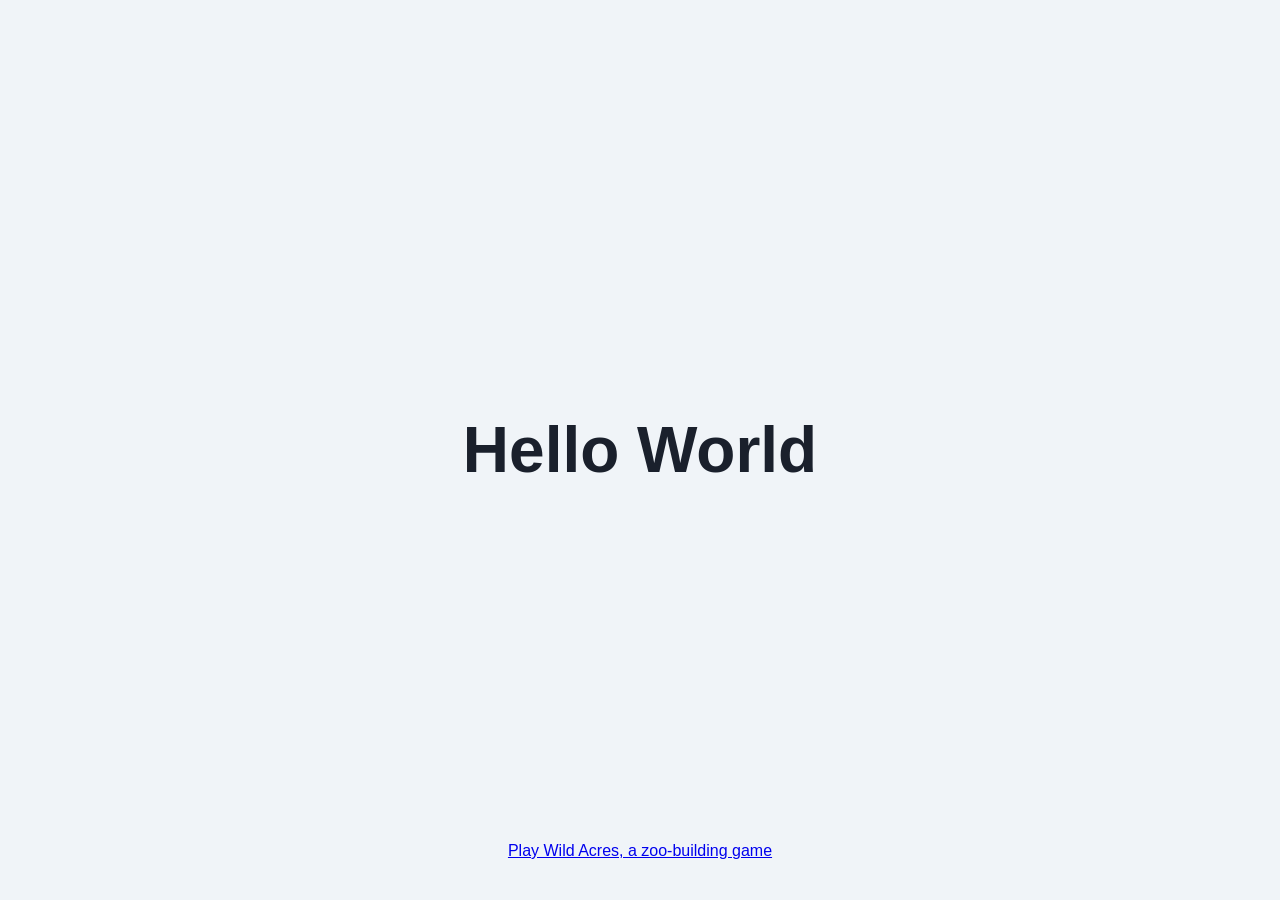
<file: index.html>
<!DOCTYPE html>
<html lang="en">
<head>
  <meta charset="UTF-8">
  <meta name="viewport" content="width=device-width, initial-scale=1.0">
  <title>Hello World</title>
  <style>
    body {
      margin: 0;
      display: flex;
      justify-content: center;
      align-items: center;
      min-height: 100vh;
      background: #f0f4f8;
      font-family: sans-serif;
    }
    h1 {
      font-size: 4rem;
      color: #1a202c;
    }
  </style>
</head>
<body>
  <h1>Hello World</h1>
  <p style="position:fixed;bottom:24px;width:100%;text-align:center"><a href="wild-acres/index.html">Play Wild Acres, a zoo-building game</a></p>
</body>
</html>
</file>
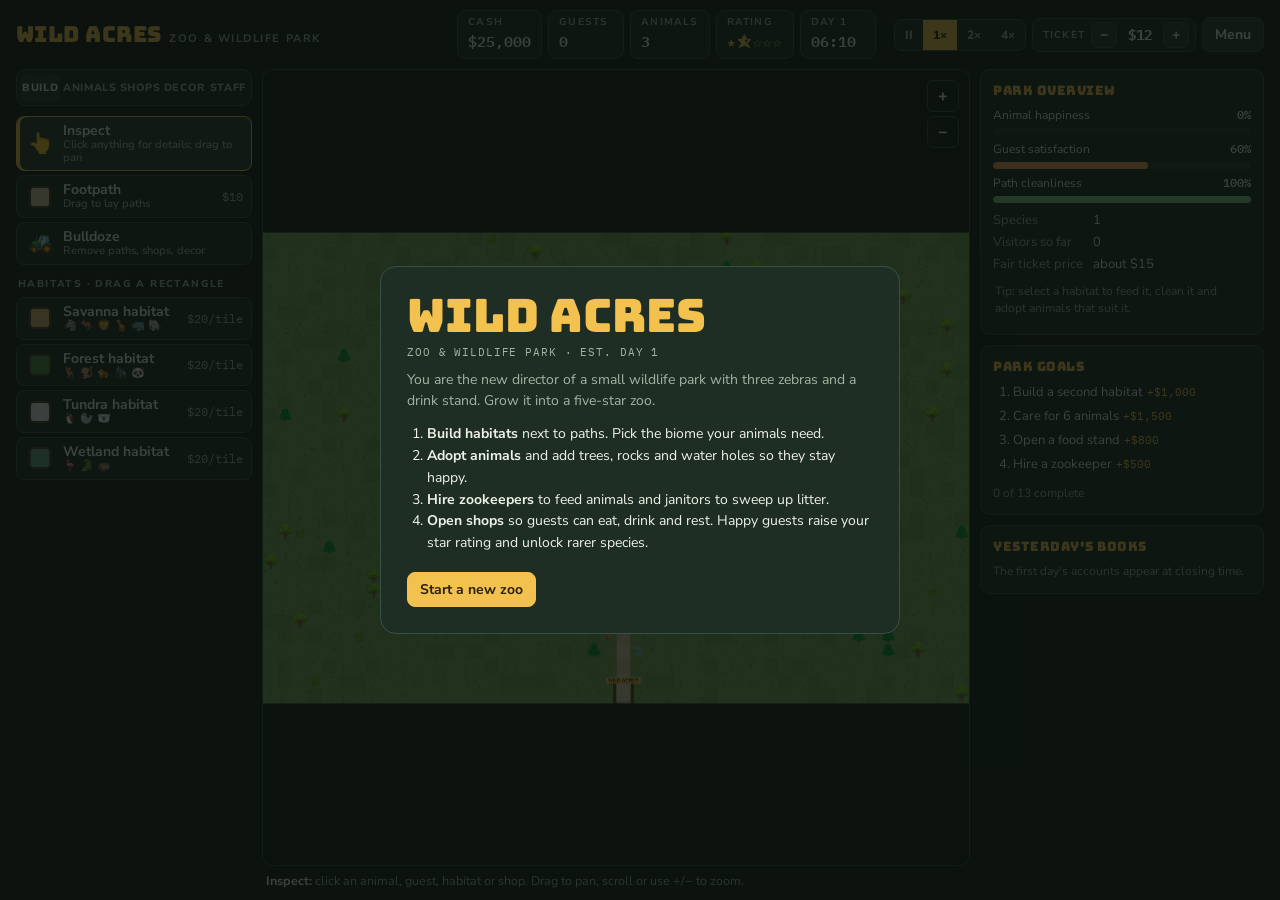
<file: wild-acres/index.html>
<!doctype html>
<html lang="en">
<head>
<meta charset="utf-8">
<meta name="viewport" content="width=device-width, initial-scale=1, viewport-fit=cover">
</head>
<body>
<title>Wild Acres Zoo</title>
<meta name="claude:viewport-fit-sides" content="cover">
<link rel="preconnect" href="https://fonts.googleapis.com">
<link rel="preconnect" href="https://fonts.gstatic.com" crossorigin>
<link rel="stylesheet" href="https://fonts.googleapis.com/css2?family=Bungee&family=Nunito+Sans:wght@400;600;700;800&family=IBM+Plex+Mono:wght@500;600&display=swap">
<style>
/* Layout: one-screen park office. Signage-style header, build palette left, live map centre, ranger clipboard right. */
:root{
  --chrome:#16211b;      /* deep pine, the park at dusk */
  --panel:#1f2e25;
  --panel-2:#283b30;
  --line:#365043;
  --ink:#eef2e6;
  --muted:#a3b4a2;
  --accent:#f2c14e;      /* trail-sign yellow */
  --accent-ink:#2a2208;
  --good:#7fd08a;
  --warn:#f0a35a;
  --bad:#ee716c;
  --map-bg:#121b16;
  --display:"Bungee","Arial Black",Impact,sans-serif;
  --body:"Nunito Sans",system-ui,-apple-system,"Segoe UI",sans-serif;
  --mono:"IBM Plex Mono",ui-monospace,"SFMono-Regular",Menlo,monospace;
  color-scheme:dark;
}
*{box-sizing:border-box}
[hidden]{display:none!important}
html,body{height:100%}
body{margin:0;background:var(--chrome);color:var(--ink);font-family:var(--body);font-size:14px;overflow:hidden}
button{font:inherit;color:inherit}
button:focus-visible{outline:2px solid var(--accent);outline-offset:2px}
#app{height:100%;display:grid;grid-template-rows:auto minmax(0,1fr);gap:10px;
  padding-left:max(16px,env(safe-area-inset-left,0px));padding-right:max(16px,env(safe-area-inset-right,0px));padding-block:10px}

/* header */
.top{display:flex;flex-wrap:wrap;align-items:center;gap:10px 18px}
.brand{display:flex;align-items:baseline;gap:8px;margin-right:auto}
.logo{font-family:var(--display);font-size:22px;letter-spacing:.02em;color:var(--accent);line-height:1}
.brand small{font-size:11px;letter-spacing:.14em;text-transform:uppercase;color:var(--muted);font-weight:700}
.stats{display:flex;flex-wrap:wrap;gap:6px}
.stat{background:var(--panel);border:1px solid var(--line);border-radius:8px;padding:4px 10px;display:grid;min-width:76px}
.lbl{font-size:10px;letter-spacing:.12em;text-transform:uppercase;color:var(--muted);font-weight:700}
.stat b{font-family:var(--mono);font-size:15px;font-variant-numeric:tabular-nums;font-weight:600}
.stat b.neg{color:var(--bad)}
.stars{color:var(--accent);letter-spacing:1px}
.controls{display:flex;flex-wrap:wrap;gap:6px;align-items:center}
.seg{display:flex;background:var(--panel);border:1px solid var(--line);border-radius:8px;overflow:hidden}
.seg button{background:none;border:0;padding:7px 10px;cursor:pointer;font-size:12px;color:var(--muted);font-weight:800}
.seg button[aria-pressed="true"]{background:var(--accent);color:var(--accent-ink)}
.ticket{display:flex;align-items:center;gap:6px;background:var(--panel);border:1px solid var(--line);border-radius:8px;padding:3px 6px 3px 10px}
.ticket b{font-family:var(--mono);min-width:34px;text-align:center}
.mini{background:var(--panel-2);border:1px solid var(--line);border-radius:6px;width:26px;height:26px;cursor:pointer;font-weight:800}
.btn{background:var(--panel-2);border:1px solid var(--line);border-radius:8px;padding:7px 12px;cursor:pointer;font-weight:700}
.btn:hover,.mini:hover{border-color:var(--accent)}
.btn.primary{background:var(--accent);color:var(--accent-ink);border-color:var(--accent)}
.btn.danger{background:transparent;border-color:var(--bad);color:var(--bad)}
.btn:disabled{opacity:.45;cursor:not-allowed}

/* main */
.main{display:grid;grid-template-columns:236px minmax(0,1fr) 284px;gap:10px;min-height:0}
.tools,.side{min-height:0;overflow:auto;display:flex;flex-direction:column;gap:10px}
.card{background:var(--panel);border:1px solid var(--line);border-radius:10px;padding:12px}
.card h3{margin:0 0 8px;font-family:var(--display);font-weight:400;font-size:13px;letter-spacing:.04em;color:var(--accent)}
.tabs{display:grid;grid-template-columns:repeat(5,1fr);gap:3px;background:var(--panel);border:1px solid var(--line);border-radius:10px;padding:3px}
.tabs button{background:none;border:0;border-radius:7px;padding:7px 0;font-size:10.5px;font-weight:800;letter-spacing:.06em;text-transform:uppercase;color:var(--muted);cursor:pointer}
.tabs button[aria-selected="true"]{background:var(--panel-2);color:var(--ink)}
#toolList{display:flex;flex-direction:column;gap:4px}
.tool{display:grid;grid-template-columns:30px minmax(0,1fr) auto;align-items:center;gap:8px;text-align:left;background:var(--panel);border:1px solid var(--line);border-radius:8px;padding:6px 8px;cursor:pointer}
.tool:hover{border-color:#5b7a66}
.tool[aria-pressed="true"]{border-color:var(--accent);background:var(--panel-2);box-shadow:inset 3px 0 0 var(--accent)}
.tool .ic{font-size:20px;text-align:center;line-height:1}
.tool .nm{font-weight:700;line-height:1.15;min-width:0}
.tool .nm small{display:block;color:var(--muted);font-weight:600;font-size:11px}
.tool .pr{font-family:var(--mono);font-size:12px;color:var(--muted)}
.tool.poor .pr{color:var(--bad)}
.tool.locked{opacity:.5}
.swatch{display:block;width:22px;height:22px;border-radius:5px;margin:auto;border:2px solid #5b4127}
.group-lbl{margin:8px 2px 2px;font-size:10px;letter-spacing:.14em;text-transform:uppercase;color:var(--muted);font-weight:800}
.note{color:var(--muted);font-size:12px;line-height:1.45;margin:4px 2px}

.stage{display:grid;grid-template-rows:minmax(0,1fr) auto;gap:6px;min-height:0;min-width:0}
#view{position:relative;min-height:0;border-radius:12px;overflow:hidden;background:var(--map-bg);border:1px solid var(--line);touch-action:none}
#cv{position:absolute;inset:0;width:100%;height:100%;display:block;cursor:crosshair}
.zoom{position:absolute;right:10px;top:10px;display:flex;flex-direction:column;gap:4px}
.zoom .mini{width:32px;height:32px;font-size:16px;background:rgba(22,33,27,.85)}
#toasts{position:absolute;left:10px;bottom:10px;display:flex;flex-direction:column;gap:6px;pointer-events:none;max-width:min(380px,80%)}
.toast{background:rgba(22,33,27,.92);border:1px solid var(--line);border-left:3px solid var(--accent);border-radius:8px;padding:7px 10px;font-weight:600;font-size:13px;animation:pop .25s ease-out}
.toast.bad{border-left-color:var(--bad)}.toast.good{border-left-color:var(--good)}
@keyframes pop{from{transform:translateY(6px);opacity:.3}to{transform:none;opacity:1}}
@media (prefers-reduced-motion:reduce){.toast{animation:none}}
.hint{font-size:12.5px;color:var(--muted);padding:0 4px;min-height:18px}
.hint b{color:var(--ink)}

/* info panel */
.kv{display:grid;grid-template-columns:auto 1fr;gap:4px 10px;font-size:13px}
.kv span:nth-child(odd){color:var(--muted)}
.bar{height:7px;border-radius:4px;background:var(--panel-2);overflow:hidden;margin-top:3px}
.bar i{display:block;height:100%;border-radius:4px}
.meter{display:grid;gap:2px;margin:6px 0}
.meter .row{display:flex;justify-content:space-between;font-size:12px}
.meter .row b{font-family:var(--mono);font-weight:500}
.chips{display:flex;flex-wrap:wrap;gap:4px;margin:6px 0}
.chip{font-size:11px;font-weight:700;border-radius:999px;padding:2px 8px;border:1px solid var(--line);background:var(--panel-2)}
.chip.bad{border-color:var(--bad);color:var(--bad)}.chip.good{border-color:var(--good);color:var(--good)}
.actions{display:flex;flex-wrap:wrap;gap:6px;margin-top:10px}
.alist{display:flex;flex-direction:column;gap:3px;margin-top:8px;max-height:170px;overflow:auto}
.arow{display:grid;grid-template-columns:22px 1fr 44px;align-items:center;gap:6px;font-size:12.5px;background:var(--panel-2);border-radius:6px;padding:3px 6px;border:0;text-align:left;cursor:pointer}
.arow b{font-family:var(--mono);font-weight:500;text-align:right}
.title-row{display:flex;align-items:center;gap:10px;margin-bottom:8px}
.title-row .big{font-size:28px;line-height:1}
.title-row h4{margin:0;font-size:16px}
.title-row p{margin:0;color:var(--muted);font-size:12px}
.thought{font-style:italic;color:var(--ink);background:var(--panel-2);border-radius:8px;padding:6px 9px;margin-top:8px;font-size:12.5px}
#goals{margin:0;padding-left:20px;display:flex;flex-direction:column;gap:6px;font-size:13px}
#goals li.done{color:var(--muted);text-decoration:line-through}
#goals li small{color:var(--accent);font-family:var(--mono);margin-left:4px}
.ledger{display:grid;grid-template-columns:1fr auto;gap:3px 10px;font-size:12.5px}
.ledger b{font-family:var(--mono);font-weight:500;text-align:right;font-variant-numeric:tabular-nums}
.ledger .tot{border-top:1px solid var(--line);padding-top:4px;font-weight:800}
.pos{color:var(--good)}.negc{color:var(--bad)}

/* overlay */
#overlay{position:fixed;inset:0;background:rgba(10,16,12,.78);display:grid;place-items:center;z-index:20;
  padding:max(16px,env(safe-area-inset-top,0px)) max(16px,env(safe-area-inset-right,0px)) max(16px,env(safe-area-inset-bottom,0px)) max(16px,env(safe-area-inset-left,0px))}
.dialog{background:var(--panel);border:1px solid var(--line);border-radius:16px;padding:26px;max-width:520px;width:100%;max-height:100%;overflow:auto}
.dialog h1{font-family:var(--display);font-weight:400;color:var(--accent);font-size:clamp(30px,7vw,46px);margin:0;line-height:1;text-wrap:balance}
.dialog h2{font-family:var(--display);font-weight:400;color:var(--accent);font-size:22px;margin:0 0 8px}
.dialog p{color:var(--muted);line-height:1.5;margin:10px 0}
.dialog ol{padding-left:20px;line-height:1.55;margin:12px 0}
.dialog .actions{margin-top:18px}
.parkline{font-family:var(--mono);font-size:11px;color:var(--muted);letter-spacing:.08em;margin-top:6px}

@media (max-width:1000px){
  body{overflow:auto}
  #app{height:auto;min-height:100%}
  .main{grid-template-columns:minmax(0,1fr)}
  .stage{order:1}
  #view{height:auto;aspect-ratio:3/2;max-width:100%}
  #toasts .toast:nth-last-child(n+3){display:none}
  .tools{order:2;overflow:visible}
  .side{order:3;overflow:visible}
  #toolList{display:grid;grid-template-columns:repeat(auto-fill,minmax(170px,1fr))}
}
</style>

<div id="app">
  <header class="top">
    <div class="brand"><span class="logo">Wild Acres</span><small>Zoo &amp; Wildlife Park</small></div>
    <div class="stats">
      <div class="stat"><span class="lbl">Cash</span><b id="sMoney">$0</b></div>
      <div class="stat"><span class="lbl">Guests</span><b id="sGuests">0</b></div>
      <div class="stat"><span class="lbl">Animals</span><b id="sAnimals">0</b></div>
      <div class="stat"><span class="lbl">Rating</span><b id="sStars" class="stars">☆☆☆☆☆</b></div>
      <div class="stat"><span class="lbl" id="sDay">Day 1</span><b id="sClock">08:00</b></div>
    </div>
    <div class="controls">
      <div class="seg" id="speed" role="group" aria-label="Game speed">
        <button data-speed="0" title="Pause (Space)">II</button>
        <button data-speed="1" title="Normal speed">1×</button>
        <button data-speed="2" title="Fast">2×</button>
        <button data-speed="4" title="Fastest">4×</button>
      </div>
      <div class="ticket"><span class="lbl">Ticket</span><button class="mini" id="pMinus" aria-label="Lower ticket price">−</button><b id="sPrice">$12</b><button class="mini" id="pPlus" aria-label="Raise ticket price">+</button></div>
      <button class="btn" id="menuBtn">Menu</button>
    </div>
  </header>

  <main class="main">
    <aside class="tools">
      <nav class="tabs" role="tablist" id="tabs">
        <button role="tab" data-tab="build" aria-selected="true">Build</button>
        <button role="tab" data-tab="animals">Animals</button>
        <button role="tab" data-tab="shops">Shops</button>
        <button role="tab" data-tab="scenery">Decor</button>
        <button role="tab" data-tab="staff">Staff</button>
      </nav>
      <div id="toolList"></div>
    </aside>

    <section class="stage">
      <div id="view">
        <canvas id="cv"></canvas>
        <div class="zoom"><button class="mini" id="zIn" aria-label="Zoom in">+</button><button class="mini" id="zOut" aria-label="Zoom out">−</button></div>
        <div id="toasts" aria-live="polite"></div>
      </div>
      <div class="hint" id="hint"></div>
    </section>

    <aside class="side">
      <section class="card" id="info"></section>
      <section class="card"><h3>Park goals</h3><ol id="goals"></ol></section>
      <section class="card"><h3>Yesterday's books</h3><div id="ledger" class="ledger"></div></section>
    </aside>
  </main>
</div>
<div id="overlay" hidden></div>

<script>
(() => {
'use strict';
/* ================= constants ================= */
const W = 48, H = 32, TS = 20, DAY_LEN = 90, OPEN = 0.25, CLOSE = 0.85, STEP = 0.05;
const T = { GRASS: 0, PATH: 1, HAB: 2, BLD: 3, GATE: 4 };
const GATE_X = 24, GATE_Y = H - 1;
const DIRS = [[1,0],[-1,0],[0,1],[0,-1]];
const SAVE_KEY = 'wild-acres-save-v1';

const BIOMES = {
  savanna: { name: 'Savanna',  color: '#d4bb6c', alt: '#c9ad5c', tuft: '#b0954a' },
  forest:  { name: 'Forest',   color: '#4f8b45', alt: '#467e3d', tuft: '#3a6b33' },
  arctic:  { name: 'Tundra',   color: '#e3eef3', alt: '#d5e5ec', tuft: '#bcd3de' },
  wetland: { name: 'Wetland',  color: '#5fa38c', alt: '#56977f', tuft: '#3f8a73' },
};
const SPECIES = {
  zebra:    { name: 'Zebra',      e: '🦓', biome: 'savanna', cost: 1200, appeal: 5,  space: 8,  social: 1, stars: 0, size: 1.1 },
  flamingo: { name: 'Flamingo',   e: '🦩', biome: 'wetland', cost: 700,  appeal: 4,  space: 3,  social: 1, stars: 0, size: .95 },
  deer:     { name: 'Red Deer',   e: '🦌', biome: 'forest',  cost: 800,  appeal: 4,  space: 6,  social: 1, stars: 0, size: 1.05 },
  penguin:  { name: 'Penguin',    e: '🐧', biome: 'arctic',  cost: 900,  appeal: 6,  space: 3,  social: 1, stars: 0, size: .85 },
  kangaroo: { name: 'Kangaroo',   e: '🦘', biome: 'savanna', cost: 1500, appeal: 6,  space: 8,  social: 1, stars: 0, size: 1.05 },
  monkey:   { name: 'Monkey',     e: '🐒', biome: 'forest',  cost: 1100, appeal: 6,  space: 5,  social: 1, stars: 0, size: .9 },
  seal:     { name: 'Seal',       e: '🦭', biome: 'arctic',  cost: 1600, appeal: 6,  space: 6,  social: 1, stars: 1, size: 1 },
  croc:     { name: 'Crocodile',  e: '🐊', biome: 'wetland', cost: 2400, appeal: 7,  space: 10, social: 0, pred: 1, stars: 1, size: 1.15 },
  lion:     { name: 'Lion',       e: '🦁', biome: 'savanna', cost: 2800, appeal: 9,  space: 12, social: 1, pred: 1, stars: 1, size: 1.15 },
  giraffe:  { name: 'Giraffe',    e: '🦒', biome: 'savanna', cost: 3000, appeal: 8,  space: 12, social: 1, stars: 2, size: 1.35 },
  tiger:    { name: 'Tiger',      e: '🐅', biome: 'forest',  cost: 3200, appeal: 9,  space: 12, social: 0, pred: 1, stars: 2, size: 1.2 },
  hippo:    { name: 'Hippo',      e: '🦛', biome: 'wetland', cost: 3500, appeal: 8,  space: 14, social: 1, stars: 2, size: 1.3 },
  gorilla:  { name: 'Gorilla',    e: '🦍', biome: 'forest',  cost: 4000, appeal: 9,  space: 10, social: 1, stars: 3, size: 1.2 },
  polar:    { name: 'Polar Bear', e: '🐻‍❄️', biome: 'arctic', cost: 4500, appeal: 9, space: 14, social: 0, pred: 1, stars: 3, size: 1.25 },
  rhino:    { name: 'Rhino',      e: '🦏', biome: 'savanna', cost: 4200, appeal: 8,  space: 16, social: 0, stars: 3, size: 1.3 },
  elephant: { name: 'Elephant',   e: '🐘', biome: 'savanna', cost: 6000, appeal: 10, space: 20, social: 1, stars: 4, size: 1.5 },
  panda:    { name: 'Giant Panda', e: '🐼', biome: 'forest', cost: 8000, appeal: 10, space: 12, social: 0, stars: 4, size: 1.15 },
};
const SHOPS = {
  food:     { name: 'Burger Stand',  e: '🍔', cost: 650,  price: 5, need: 'hunger',  upkeep: 12, color: '#b9513b' },
  icecream: { name: 'Ice Cream Cart',e: '🍦', cost: 450,  price: 3, need: 'hunger',  upkeep: 8,  color: '#c9719a' },
  drink:    { name: 'Drink Stand',   e: '🥤', cost: 400,  price: 2, need: 'thirst',  upkeep: 6,  color: '#3b7fb9' },
  restroom: { name: 'Restrooms',     e: '🚻', cost: 550,  price: 0, need: 'bladder', upkeep: 10, color: '#5f6f80' },
  gift:     { name: 'Gift Shop',     e: '🎁', cost: 1200, price: 9, need: 'shop',    upkeep: 15, color: '#7d55b0' },
  bench:    { name: 'Bench',         e: '🪑', cost: 60,   price: 0, need: 'energy',  upkeep: 0,  color: null },
  bin:      { name: 'Trash Bin',     e: '🗑️', cost: 40,   price: 0, need: null,      upkeep: 0,  color: null },
};
const DECOR = {
  tree:    { name: 'Broadleaf Tree', e: '🌳', cost: 40,  enrich: 2 },
  pine:    { name: 'Pine Tree',      e: '🌲', cost: 40,  enrich: 2 },
  palm:    { name: 'Palm Tree',      e: '🌴', cost: 50,  enrich: 2 },
  bush:    { name: 'Shrub',          e: '🌿', cost: 20,  enrich: 1 },
  rock:    { name: 'Boulder',        e: '🪨', cost: 35,  enrich: 2 },
  log:     { name: 'Hollow Log',     e: '🪵', cost: 35,  enrich: 2 },
  pond:    { name: 'Water Hole',     e: null, cost: 150, enrich: 4 },
  ball:    { name: 'Enrichment Ball',e: '⚽', cost: 60,  enrich: 3 },
  flowers: { name: 'Flower Bed',     e: '🌷', cost: 15,  enrich: 0 },
};
const STAFF = {
  keeper:  { name: 'Zookeeper', hire: 300, wage: 60, color: '#2f8a52', letter: 'K', desc: 'Feeds animals and cleans habitats' },
  janitor: { name: 'Janitor',   hire: 150, wage: 40, color: '#3a70b5', letter: 'J', desc: 'Picks up litter on paths' },
};
const NAMES = ['Kito','Mara','Juno','Bo','Pip','Zuri','Nala','Odo','Remy','Tavi','Suki','Ivo','Lumi','Bramble','Sable','Moss','Fig','Rook','Dune','Echo','Kaya','Rufus','Wren','Oaky','Pebble','Saffi','Tamsin','Hobb','Nimbus','Clover'];
const GOALS = [
  { id: 'hab2',  text: 'Build a second habitat',             reward: 1000,  check: s => s.habs.length >= 2 },
  { id: 'a6',    text: 'Care for 6 animals',                 reward: 1500,  check: s => s.animals.length >= 6 },
  { id: 'food',  text: 'Open a food stand',                  reward: 800,   check: s => s.blds.some(b => SHOPS[b.type].need === 'hunger') },
  { id: 'keep',  text: 'Hire a zookeeper',                   reward: 500,   check: s => s.staff.some(f => f.type === 'keeper') },
  { id: 'g25',   text: 'Have 25 guests in the park at once', reward: 2500,  check: s => s.guests.length >= 25 },
  { id: 'sp4',   text: 'Exhibit 4 species',                  reward: 3000,  check: s => speciesCount() >= 4 },
  { id: 'baby',  text: 'Welcome a baby animal',              reward: 3000,  check: s => s.babies > 0 },
  { id: 'st3',   text: 'Earn a 3-star rating',               reward: 5000,  check: s => s.stars >= 3 },
  { id: 'sp8',   text: 'Exhibit 8 species',                  reward: 8000,  check: s => speciesCount() >= 8 },
  { id: 'v500',  text: 'Welcome 500 visitors in total',      reward: 6000,  check: s => s.totalGuests >= 500 },
  { id: 'a30',   text: 'Care for 30 animals',                reward: 10000, check: s => s.animals.length >= 30 },
  { id: 'st5',   text: 'Earn a 5-star rating',               reward: 25000, check: s => s.stars >= 4.75 },
  { id: 'cash',  text: 'Bank $150,000',                      reward: 0,     check: s => s.money >= 150000 },
];

/* ================= state ================= */
let S = null;
let habById = new Map(), bldById = new Map();
let viewMap = [], adjNeed = [], staticDirty = true, cachesDirty = true;
let sel = null, confirmDemo = null;
let tool = { kind: 'select', arg: null };
let hover = null, dragRect = null;
let timers = { stats: 0, rating: 0, ui: 0, panel: 0, goals: 0 };
let running = false;

const I = (x, y) => y * W + x;
const inb = (x, y) => x >= 0 && y >= 0 && x < W && y < H;
const walk = i => S.t[i] === T.PATH || S.t[i] === T.GATE;
const rnd = (a, b) => a + Math.random() * (b - a);
const pick = arr => arr[(Math.random() * arr.length) | 0];
const clamp = (v, a, b) => Math.max(a, Math.min(b, v));
const fmt = n => (n < 0 ? '−$' : '$') + Math.abs(Math.round(n)).toLocaleString('en-US');
const hash = (x, y) => (((x * 73856093) ^ (y * 19349663) ^ 0x5bd1e995) >>> 0);
const speciesCount = () => new Set(S.animals.map(a => a.sp)).size;
const starLevel = () => Math.floor(S.stars + 0.001);

function blankState() {
  const n = W * H;
  return {
    v: 1, money: 25000, day: 1, time: 0.26, price: 12, speed: 1,
    t: new Array(n).fill(0), hab: new Array(n).fill(0), bld: new Array(n).fill(0),
    decor: new Array(n).fill(null), litter: new Array(n).fill(0),
    habs: [], animals: [], guests: [], staff: [], blds: [],
    nid: 1, stars: 1.5, totalGuests: 0, babies: 0, goals: {},
    today: newLedger(), yesterday: null, leaveHappy: [], spawnAcc: 0,
  };
}
function newLedger() { return { admission: 0, shops: 0, wages: 0, upkeep: 0, feed: 0, visitors: 0 }; }

function newGame() {
  S = blankState();
  // starter layout: entrance road, a loop of paths
  const setPath = (x, y) => { S.t[I(x, y)] = T.PATH; };
  for (let y = 24; y < H - 1; y++) setPath(24, y);
  S.t[I(GATE_X, GATE_Y)] = T.GATE;
  for (let x = 10; x <= 38; x++) { setPath(x, 24); setPath(x, 9); }
  for (let y = 9; y <= 24; y++) { setPath(10, y); setPath(38, y); setPath(24, y); }
  // scattered wild trees
  for (let y = 0; y < H; y++) for (let x = 0; x < W; x++) {
    const i = I(x, y); if (S.t[i] !== T.GRASS) continue;
    let nearPath = false;
    for (let dy = -1; dy <= 1; dy++) for (let dx = -1; dx <= 1; dx++) if (inb(x + dx, y + dy) && walk(I(x + dx, y + dy))) nearPath = true;
    const h = hash(x, y) % 1000;
    if (!nearPath && h < 55) S.decor[i] = h < 20 ? 'pine' : h < 45 ? 'tree' : 'bush';
  }
  // starter savanna with zebras
  const hb = createHabitat(12, 18, 10, 6, 'savanna', true);
  S.decor[I(14, 19)] = 'tree'; S.decor[I(19, 21)] = 'rock'; S.decor[I(16, 22)] = 'bush'; S.decor[I(20, 19)] = 'pond';
  for (let k = 0; k < 3; k++) createAnimal('zebra', hb, rnd(hb.x + 1, hb.x + hb.w - 1), rnd(hb.y + 1, hb.y + hb.h - 1));
  createBuilding('drink', 26, 25, true);
  createBuilding('bench', 23, 27, true);
  createBuilding('bin', 25, 28, true);
  sel = null; confirmDemo = null;
  rebuildIndex();
}

function rebuildIndex() {
  habById = new Map(S.habs.map(h => [h.id, h]));
  bldById = new Map(S.blds.map(b => [b.id, b]));
  staticDirty = cachesDirty = true;
}

/* ================= creation ================= */
function createHabitat(x, y, w, h, biome, free) {
  const hb = { id: S.nid++, x, y, w, h, biome, food: 100, clean: 100, name: `${BIOMES[biome].name} Habitat ${S.habs.filter(q => q.biome === biome).length + 1}` };
  for (let yy = y; yy < y + h; yy++) for (let xx = x; xx < x + w; xx++) { const i = I(xx, yy); S.t[i] = T.HAB; S.hab[i] = hb.id; }
  S.habs.push(hb); habById.set(hb.id, hb);
  if (!free) spend(w * h * 20);
  staticDirty = cachesDirty = true;
  return hb;
}
function createAnimal(sp, hb, x, y, baby) {
  const a = { id: S.nid++, sp, hab: hb.id, x, y, tx: x, ty: y, wait: rnd(0, 2), happy: baby ? 80 : 65, target: 65, age: 0, baby: !!baby, dir: 1, reasons: [], name: pick(NAMES) };
  S.animals.push(a);
  return a;
}
function createBuilding(type, x, y, free) {
  const i = I(x, y);
  const b = { id: S.nid++, type, x, y, rev: 0 };
  S.t[i] = T.BLD; S.bld[i] = b.id; S.decor[i] = null;
  S.blds.push(b); bldById.set(b.id, b);
  if (!free) spend(SHOPS[type].cost);
  staticDirty = cachesDirty = true;
  return b;
}
function spend(n) { S.money -= n; }

/* ================= caches ================= */
function rebuildCaches() {
  viewMap = new Array(W * H).fill(null);
  adjNeed = new Array(W * H).fill(null);
  for (let y = 0; y < H; y++) for (let x = 0; x < W; x++) {
    const i = I(x, y); if (!walk(i)) continue;
    for (let dy = -1; dy <= 1; dy++) for (let dx = -1; dx <= 1; dx++) {
      if (!inb(x + dx, y + dy)) continue;
      const h = S.hab[I(x + dx, y + dy)];
      if (h) { (viewMap[i] ||= []); if (!viewMap[i].includes(h)) viewMap[i].push(h); }
    }
    for (const [dx, dy] of DIRS) {
      if (!inb(x + dx, y + dy)) continue;
      const b = bldById.get(S.bld[I(x + dx, y + dy)]);
      if (b && SHOPS[b.type].need) { (adjNeed[i] ||= []); if (!adjNeed[i].includes(SHOPS[b.type].need)) adjNeed[i].push(SHOPS[b.type].need); }
    }
  }
  cachesDirty = false;
}
const hasNeedShop = need => S.blds.some(b => SHOPS[b.type].need === need);

const prevArr = new Int32Array(W * H);
function bfs(start, goal) {
  if (goal(start)) return [];
  prevArr.fill(-1); prevArr[start] = start;
  const q = [start]; let h = 0;
  while (h < q.length) {
    const c = q[h++], cx = c % W, cy = (c / W) | 0;
    for (const [dx, dy] of DIRS) {
      const nx = cx + dx, ny = cy + dy;
      if (!inb(nx, ny)) continue;
      const n = I(nx, ny);
      if (prevArr[n] !== -1 || !walk(n)) continue;
      prevArr[n] = c;
      if (goal(n)) { const r = []; let k = n; while (k !== start) { r.push(k); k = prevArr[k]; } return r.reverse(); }
      q.push(n);
    }
  }
  return null;
}

/* ================= simulation ================= */
function step(dt) {
  if (cachesDirty) rebuildCaches();
  S.time += dt / DAY_LEN;
  if (S.time >= 1) { S.time -= 1; endDay(); }
  const open = S.time >= OPEN && S.time < CLOSE;

  if (open && S.guests.length < 350) {
    S.spawnAcc += dt * spawnRate();
    while (S.spawnAcc >= 1) { S.spawnAcc -= 1; spawnGuest(); }
  }
  for (const h of S.habs) {
    const n = S.animals.reduce((c, a) => c + (a.hab === h.id ? (a.baby ? .5 : 1) : 0), 0);
    h.food = Math.max(0, h.food - dt * 0.2 * n);
    h.clean = Math.max(0, h.clean - dt * 0.08 * n);
  }
  for (const a of S.animals) updAnimal(a, dt);
  for (let k = S.guests.length - 1; k >= 0; k--) updGuest(S.guests[k], dt);
  S.guests = S.guests.filter(g => !g.gone);
  for (const f of S.staff) updStaff(f, dt);

  timers.stats += dt; if (timers.stats >= 1) { timers.stats = 0; habStats(); }
  timers.rating += dt; if (timers.rating >= 2) { timers.rating = 0; rate(); }
  timers.goals += dt; if (timers.goals >= 1) { timers.goals = 0; checkGoals(); }
}

function fairPrice() { return 8 + S.stars * 4 + Math.min(8, speciesCount()); }
function spawnRate() {
  let attr = 0;
  for (const a of S.animals) attr += SPECIES[a.sp].appeal * (a.happy / 100) * (a.baby ? 1.4 : 1);
  const pf = clamp(1.5 - 0.5 * S.price / fairPrice(), 0.08, 1.3);
  return (0.08 + Math.sqrt(attr) * 0.09 + S.stars * 0.05) * pf;
}
function spawnGuest() {
  const g = {
    id: S.nid++, x: GATE_X, y: GATE_Y, nx: GATE_X, ny: GATE_Y, p: 0, moving: false, pi: -1,
    state: 'wander', route: null, goal: null, useT: 0,
    hunger: rnd(0, 40), thirst: rnd(0, 40), energy: rnd(0, 20), bladder: rnd(0, 30),
    happy: 62, money: Math.round(rnd(15, 70)), time: 0, stay: rnd(35, 80), seen: {}, spSeen: {},
    fails: {}, litterT: 0, gift: 0, spd: rnd(1.6, 2.2),
    ox: rnd(-.22, .22), oy: rnd(-.22, .22), hue: (Math.random() * 360) | 0, thought: 'Excited to see the animals!',
  };
  S.money += S.price; S.today.admission += S.price; S.today.visitors++; S.totalGuests++;
  if (S.price > fairPrice() * 1.35) { g.happy -= 15; g.thought = 'That ticket was a rip-off.'; }
  S.guests.push(g);
}
function think(g, txt) { g.thought = txt; }
function removeGuest(g, viaGate) {
  g.gone = true;
  if (viaGate) { S.leaveHappy.push(Math.round(g.happy)); if (S.leaveHappy.length > 40) S.leaveHappy.shift(); }
  if (sel && sel.kind === 'guest' && sel.id === g.id) sel = null;
}

function updGuest(g, dt) {
  g.time += dt;
  g.hunger += dt * 0.55; g.thirst += dt * 0.75; g.energy += dt * 0.4; g.bladder += dt * 0.45;
  for (const k of ['hunger', 'thirst', 'energy', 'bladder']) if (g[k] > 90) g.happy -= dt * 0.5;
  g.happy = clamp(g.happy, 0, 100);
  if (g.state === 'use') { g.useT -= dt; if (g.useT <= 0) finishUse(g); return; }
  if (g.moving) {
    g.p += dt * g.spd;
    if (g.p < 1) return;
    g.x = g.nx; g.y = g.ny; g.p = 0; g.moving = false;
    if (!walk(I(g.x, g.y))) return removeGuest(g, false);
    arrive(g);
    if (g.gone) return;
  }
  if (!walk(I(g.x, g.y))) return removeGuest(g, false);
  decide(g);
}

function arrive(g) {
  const i = I(g.x, g.y);
  if (S.litter[i] > 0) { g.happy -= 0.7 * S.litter[i]; if (Math.random() < 0.15) think(g, 'These paths are covered in litter.'); }
  const hs = viewMap[i];
  if (hs) for (const hid of hs) if (!g.seen[hid]) { g.seen[hid] = 1; viewHab(g, hid); }
  if (g.litterT > 0 && --g.litterT === 0 && !binNear(g.x, g.y)) S.litter[i] = Math.min(5, S.litter[i] + 1);
}
function binNear(x, y) { return S.blds.some(b => b.type === 'bin' && Math.abs(b.x - x) + Math.abs(b.y - y) <= 4); }

function viewHab(g, hid) {
  const list = S.animals.filter(a => a.hab === hid);
  if (!list.length) { g.happy -= 1; think(g, 'Why is this enclosure empty?'); return; }
  let sum = 0, sad = 0, best = list[0];
  for (const a of list) {
    const sp = SPECIES[a.sp];
    sum += sp.appeal * (a.happy / 100) * (a.baby ? 1.4 : 1);
    if (a.happy < 30) sad++;
    if (sp.appeal > SPECIES[best.sp].appeal) best = a;
    if (!g.spSeen[a.sp]) { g.spSeen[a.sp] = 1; g.happy += 2; }
  }
  g.happy += Math.min(22, sum * 1.1) - Math.min(9, sad * 3);
  if (sad) think(g, `The ${SPECIES[list.find(a => a.happy < 30).sp].name.toLowerCase()}s look miserable.`);
  else if (list.some(a => a.baby)) think(g, `Aww, a baby ${SPECIES[list.find(a => a.baby).sp].name.toLowerCase()}!`);
  else think(g, `Wow, look at the ${SPECIES[best.sp].name.toLowerCase()}${list.length > 1 ? 's' : ''}!`);
}

function wantsLeave(g) {
  return S.time >= CLOSE || g.time > g.stay || g.happy < 12 || (g.money < 2 && g.time > 25);
}
function startLeave(g) {
  g.state = 'leave';
  g.route = bfs(I(g.x, g.y), n => S.t[n] === T.GATE);
  if (g.route === null) removeGuest(g, false);
  if (g.happy < 12) think(g, 'I want to go home.');
}
function seek(g, need) {
  const r = bfs(I(g.x, g.y), n => adjNeed[n] && adjNeed[n].includes(need));
  if (r === null) { g.fails[need] = g.time; return false; }
  g.state = 'seek'; g.goal = need; g.route = r; return true;
}
const NEED_TXT = { hunger: 'I\'m starving, where can I eat?', thirst: 'I\'m so thirsty, is there a drink stand?', energy: 'My feet hurt. I need a bench.', bladder: 'I really need a restroom!' };
function urgent(g) {
  let best = null, bv = 65;
  for (const k of ['hunger', 'thirst', 'energy', 'bladder']) {
    if (g[k] > bv && !(g.fails[k] && g.time - g.fails[k] < 15)) { best = k; bv = g[k]; }
  }
  return best;
}
function decide(g) {
  const i = I(g.x, g.y);
  if (g.state !== 'leave' && g.state !== 'seek' && wantsLeave(g)) {
    if (!g.gift && S.time < CLOSE && g.money >= SHOPS.gift.price && hasNeedShop('shop') && Math.random() < 0.6) {
      g.gift = 1; if (!seek(g, 'shop')) startLeave(g);
    } else { g.gift = 1; startLeave(g); }
    if (g.gone) return;
  }
  if (g.state === 'wander') {
    const need = urgent(g);
    if (need) {
      if (!hasNeedShop(need) || !seek(g, need)) { g.fails[need] = g.time; g.happy -= 3; think(g, NEED_TXT[need]); }
    }
  }
  if (g.route) {
    if (g.route.length) {
      const n = g.route.shift();
      if (!walk(n)) { g.route = null; if (g.state === 'seek') g.state = 'wander'; return; }
      return stepTo(g, n);
    }
    g.route = null;
    if (g.state === 'leave') { if (S.t[i] === T.GATE) return removeGuest(g, true); return startLeave(g); }
    if (g.state === 'seek') return useShop(g);
  }
  if (g.state === 'leave') return startLeave(g);
  wanderStep(g);
}
function stepTo(g, n) { g.pi = I(g.x, g.y); g.nx = n % W; g.ny = (n / W) | 0; g.moving = true; g.p = 0; }
function wanderStep(g) {
  const opts = []; let tot = 0;
  for (const [dx, dy] of DIRS) {
    const nx = g.x + dx, ny = g.y + dy;
    if (!inb(nx, ny)) continue;
    const n = I(nx, ny);
    if (!walk(n) || S.t[n] === T.GATE) continue;
    let w = n === g.pi ? 0.04 : 1;
    if (viewMap[n] && viewMap[n].some(h => !g.seen[h])) w += 3;
    opts.push([n, w]); tot += w;
  }
  if (!opts.length) { g.state = 'use'; g.useT = 0.5; g.goal = null; return; }
  let r = Math.random() * tot;
  for (const [n, w] of opts) { r -= w; if (r <= 0) return stepTo(g, n); }
  stepTo(g, opts[opts.length - 1][0]);
}
function useShop(g) {
  let b = null;
  for (const [dx, dy] of DIRS) {
    if (!inb(g.x + dx, g.y + dy)) continue;
    const c = bldById.get(S.bld[I(g.x + dx, g.y + dy)]);
    if (c && SHOPS[c.type].need === g.goal) { b = c; break; }
  }
  if (!b) { g.state = 'wander'; return; }
  const shop = SHOPS[b.type];
  if (g.money < shop.price) { think(g, 'I can\'t afford anything here.'); g.happy -= 4; g.fails[g.goal] = g.time; g.state = 'wander'; return; }
  g.money -= shop.price; S.money += shop.price; S.today.shops += shop.price; b.rev += shop.price;
  g.state = 'use'; g.useT = g.goal === 'energy' ? 4 : 1.5; g.useB = b.id;
}
function finishUse(g) {
  const k = g.goal;
  if (k === 'hunger') { g.hunger = 0; g.happy += 4; g.litterT = 2 + ((Math.random() * 5) | 0); think(g, 'That hit the spot.'); }
  else if (k === 'thirst') { g.thirst = 0; g.happy += 3; g.litterT = 2 + ((Math.random() * 5) | 0); think(g, 'Ahh, refreshing.'); }
  else if (k === 'energy') { g.energy = 0; g.happy += 3; think(g, 'A nice rest.'); }
  else if (k === 'bladder') { g.bladder = 0; g.happy += 2; think(g, 'What a relief.'); }
  else if (k === 'shop') { g.happy += 6; think(g, 'I got a plush souvenir!'); }
  g.goal = null; g.useB = null;
  g.state = g.gift && k === 'shop' ? 'leave' : 'wander';
  if (g.state === 'leave') startLeave(g);
}

/* ---- animals ---- */
function pickTarget(a, h) { a.tx = rnd(h.x + 0.6, h.x + h.w - 0.6); a.ty = rnd(h.y + 0.7, h.y + h.h - 0.4); }
function updAnimal(a, dt) {
  const h = habById.get(a.hab); if (!h) return;
  if (a.wait > 0) a.wait -= dt;
  else {
    const dx = a.tx - a.x, dy = a.ty - a.y, d = Math.hypot(dx, dy);
    if (d < 0.05) { a.wait = rnd(1, 5); pickTarget(a, h); }
    else {
      const s = Math.min(d, (a.baby ? 0.9 : 0.7) * dt);
      a.x += dx / d * s; a.y += dy / d * s;
      if (Math.abs(dx) > 0.02) a.dir = dx > 0 ? 1 : -1;
    }
  }
  a.happy += (a.target - a.happy) * Math.min(1, dt * 0.15);
}
function habStats() {
  const groups = new Map();
  for (const a of S.animals) { (groups.get(a.hab) || groups.set(a.hab, []).get(a.hab)).push(a); }
  for (const h of S.habs) {
    const list = groups.get(h.id) || [];
    let enrich = 0;
    for (let y = h.y; y < h.y + h.h; y++) for (let x = h.x; x < h.x + h.w; x++) { const d = S.decor[I(x, y)]; if (d) enrich += DECOR[d].enrich; }
    const need = list.reduce((s, a) => s + SPECIES[a.sp].space * (a.baby ? .5 : 1), 0);
    h.space = need ? (h.w * h.h) / need : 9; h.enrich = enrich; h.count = list.length;
    const preds = new Set(list.filter(a => SPECIES[a.sp].pred).map(a => a.sp));
    for (const a of list) {
      const sp = SPECIES[a.sp], R = [];
      let t = 52;
      if (sp.biome === h.biome) { t += 15; R.push(['Right habitat', 1]); } else { t -= 35; R.push(['Wrong habitat type', 0]); }
      if (h.food < 25) { t -= 30; R.push(['Hungry', 0]); } else if (h.food < 50) { t -= 10; R.push(['Peckish', 0]); } else R.push(['Well fed', 1]);
      if (h.clean < 30) { t -= 20; R.push(['Filthy enclosure', 0]); } else if (h.clean < 60) t -= 5;
      if (h.space >= 1) { t += 12; R.push(['Plenty of space', 1]); } else { t -= (1 - h.space) * 45; R.push(['Cramped', 0]); }
      const er = Math.min(1, enrich / (list.length * 2));
      t += 16 * er; if (enrich === 0) { t -= 10; R.push(['Bored', 0]); } else if (er > 0.7) R.push(['Stimulated', 1]);
      const same = list.filter(o => o.sp === a.sp).length;
      if (sp.social && same === 1) { t -= 14; R.push(['Lonely', 0]); }
      if (!sp.social && same > 2) { t -= 12; R.push(['Too many rivals', 0]); }
      if (!sp.pred && preds.size) { t -= 30; R.push(['Scared of predators', 0]); }
      if (sp.pred && [...preds].some(p => p !== a.sp)) { t -= 12; R.push(['Rival predators', 0]); }
      a.target = clamp(t, 0, 100); a.reasons = R;
    }
  }
}

/* ---- staff ---- */
function updStaff(f, dt) {
  if (f.work > 0) { f.work -= dt; if (f.work <= 0) finishWork(f); return; }
  if (f.tx == null) chooseJob(f);
  if (f.tx == null) return;
  const dx = f.tx - f.x, dy = f.ty - f.y, d = Math.hypot(dx, dy), s = 3 * dt;
  if (d <= s) { f.x = f.tx; f.y = f.ty; f.work = f.job === 'idle' ? rnd(1.5, 3) : f.type === 'keeper' ? 2.5 : 0.8; }
  else { f.x += dx / d * s; f.y += dy / d * s; }
}
function chooseJob(f) {
  if (f.type === 'keeper') {
    const taken = new Set(S.staff.filter(o => o !== f && o.job === 'hab').map(o => o.target));
    let best = null, bv = 70;
    for (const h of S.habs) {
      if (!h.count || taken.has(h.id)) continue;
      const v = Math.min(h.food, h.clean);
      if (v < bv) { bv = v; best = h; }
    }
    if (best) { f.job = 'hab'; f.target = best.id; f.tx = best.x + best.w / 2; f.ty = best.y + best.h / 2; return; }
  } else {
    const taken = new Set(S.staff.filter(o => o !== f && o.job === 'litter').map(o => o.target));
    let best = -1, bd = 1e9;
    for (let i = 0; i < W * H; i++) {
      if (!S.litter[i] || taken.has(i)) continue;
      const d = Math.abs(i % W + .5 - f.x) + Math.abs(((i / W) | 0) + .5 - f.y);
      if (d < bd) { bd = d; best = i; }
    }
    if (best >= 0) { f.job = 'litter'; f.target = best; f.tx = best % W + .5; f.ty = ((best / W) | 0) + .5; return; }
  }
  // idle: stroll to a random path tile nearby
  const cands = [];
  for (let k = 0; k < 30; k++) {
    const x = clamp(Math.round(f.x + rnd(-6, 6)), 0, W - 1), y = clamp(Math.round(f.y + rnd(-6, 6)), 0, H - 1);
    if (walk(I(x, y))) cands.push([x, y]);
  }
  if (cands.length) { const [x, y] = pick(cands); f.job = 'idle'; f.target = null; f.tx = x + .5; f.ty = y + .5; }
}
function finishWork(f) {
  if (f.job === 'hab') {
    const h = habById.get(f.target);
    if (h) {
      const cost = Math.round(4 * (h.count || 0) * (100 - h.food) / 100);
      S.money -= cost; S.today.feed += cost; h.food = 100; h.clean = 100;
    }
  } else if (f.job === 'litter') S.litter[f.target] = 0;
  f.job = null; f.target = null; f.tx = null; f.ty = null;
}

/* ---- rating, days, goals ---- */
function rate() {
  const n = S.animals.length;
  const ah = n ? S.animals.reduce((s, a) => s + a.happy, 0) / n : 0;
  const gh = S.leaveHappy.length ? S.leaveHappy.reduce((s, v) => s + v, 0) / S.leaveHappy.length
    : S.guests.length ? S.guests.reduce((s, g) => s + g.happy, 0) / S.guests.length : 60;
  let lit = 0, paths = 0;
  for (let i = 0; i < W * H; i++) { if (S.t[i] === T.PATH) paths++; lit += S.litter[i]; }
  const cleanF = clamp(1 - lit / (paths * 0.12 + 3), 0, 1);
  const amen = (hasNeedShop('hunger') + hasNeedShop('thirst') + hasNeedShop('bladder')) / 3;
  let target = (ah / 100) * Math.sqrt(Math.min(1, n / 20)) * 1.6 + (gh / 100) * 1.0 + Math.min(1, speciesCount() / 12) * 1.8 + cleanF * 0.3 + amen * 0.3;
  if (!n) target = Math.min(target, 1);
  S.stars += (clamp(target, 0, 5) - S.stars) * 0.12;
  S.rating = { ah, gh, cleanF, amen };
}
function endDay() {
  const wages = S.staff.reduce((s, f) => s + STAFF[f.type].wage, 0);
  const upkeep = S.blds.reduce((s, b) => s + SHOPS[b.type].upkeep, 0) + S.animals.reduce((s, a) => s + Math.round(SPECIES[a.sp].cost * 0.006), 0);
  S.money -= wages + upkeep;
  S.today.wages = wages; S.today.upkeep = upkeep;
  // babies & ageing
  for (const a of S.animals) { a.age++; if (a.baby && a.age >= 3) a.baby = false; }
  for (const h of S.habs) {
    const list = S.animals.filter(a => a.hab === h.id);
    const bySp = {};
    for (const a of list) (bySp[a.sp] ||= []).push(a);
    for (const sp in bySp) {
      const g = bySp[sp], adults = g.filter(a => !a.baby);
      if (adults.length < 2 || g.length >= 8 || h.space < 1.05) continue;
      const avg = g.reduce((s, a) => s + a.happy, 0) / g.length;
      if (avg > 72 && Math.random() < 0.3) {
        const mom = adults[0];
        const b = createAnimal(sp, h, mom.x, mom.y, true);
        S.babies++;
        toast(`A baby ${SPECIES[sp].name.toLowerCase()} named ${b.name} was born in ${h.name}!`, 'good');
      }
    }
  }
  const t = S.today;
  const inc = t.admission + t.shops, exp = t.wages + t.upkeep + t.feed;
  S.yesterday = t; S.today = newLedger(); S.day++;
  toast(`Day ${S.day - 1} closed: ${t.visitors} visitors, ${inc - exp >= 0 ? 'profit' : 'loss'} of ${fmt(Math.abs(inc - exp))}.`, inc - exp >= 0 ? 'good' : 'bad');
  if (S.money < -5000) { gameOver(); return; }
  if (S.money < 0) toast('The zoo is in debt. Cut costs or raise income soon.', 'bad');
  save(true);
}
function checkGoals() {
  for (const g of GOALS) {
    if (S.goals[g.id]) continue;
    if (g.check(S)) {
      S.goals[g.id] = 1; S.money += g.reward;
      toast(`Goal complete: ${g.text}${g.reward ? ` (+${fmt(g.reward)})` : ''}`, 'good');
    }
  }
}

/* ================= player actions ================= */
function canAfford(n) { if (S.money >= n) return true; toast(`Not enough cash. You need ${fmt(n)}.`, 'bad'); return false; }
function hasAdjPath(x, y) { return DIRS.some(([dx, dy]) => inb(x + dx, y + dy) && walk(I(x + dx, y + dy))); }

function validTile(kind, arg, x, y) {
  if (!inb(x, y)) return false;
  const i = I(x, y), t = S.t[i];
  switch (kind) {
    case 'path': return t === T.GRASS;
    case 'bld': return t === T.GRASS && hasAdjPath(x, y);
    case 'decor': return (t === T.GRASS || t === T.HAB) && !S.decor[i];
    case 'animal': return t === T.HAB && starLevel() >= SPECIES[arg].stars;
    case 'bulldoze': return t === T.PATH || t === T.BLD || t === T.HAB || !!S.decor[i];
  }
  return false;
}
function habRectValid(r) {
  if (r.w < 3 || r.h < 3) return 'Habitats must be at least 3×3.';
  for (let y = r.y; y < r.y + r.h; y++) for (let x = r.x; x < r.x + r.w; x++) {
    if (!inb(x, y) || S.t[I(x, y)] !== T.GRASS) return 'Habitats can only go on open grass.';
  }
  return '';
}
function applyTile(x, y, quiet) {
  if (!inb(x, y)) return;
  const i = I(x, y), k = tool.kind, a = tool.arg;
  if (k === 'path') {
    if (!validTile('path', a, x, y)) return;
    if (S.money < 10) return quiet || toast('Not enough cash for path.', 'bad');
    S.t[i] = T.PATH; S.decor[i] = null; spend(10); staticDirty = cachesDirty = true;
  } else if (k === 'bld') {
    if (!validTile('bld', a, x, y)) return quiet || toast('Place shops on grass next to a path.', 'bad');
    if (!canAfford(SHOPS[a].cost)) return;
    createBuilding(a, x, y);
  } else if (k === 'decor') {
    if (!validTile('decor', a, x, y)) return;
    if (S.money < DECOR[a].cost) return quiet || toast('Not enough cash.', 'bad');
    S.decor[i] = a; spend(DECOR[a].cost); staticDirty = true;
  } else if (k === 'animal') {
    if (S.t[i] !== T.HAB) return toast('Adopt animals inside a habitat.', 'bad');
    adopt(a, habById.get(S.hab[i]), x + .5, y + .5);
  } else if (k === 'bulldoze') {
    bulldoze(x, y, quiet);
  }
}
function adopt(sp, h, x, y) {
  const s = SPECIES[sp];
  if (starLevel() < s.stars) return toast(`${s.name}s unlock at a ${s.stars}-star rating.`, 'bad');
  if (!canAfford(s.cost)) return;
  spend(s.cost);
  const a = createAnimal(sp, h, x ?? h.x + h.w / 2, y ?? h.y + h.h / 2);
  habStats();
  if (s.biome !== h.biome) toast(`${s.name}s prefer ${BIOMES[s.biome].name.toLowerCase()} habitats.`, 'bad');
  else toast(`${a.name} the ${s.name.toLowerCase()} joined ${h.name}.`);
}
function bulldoze(x, y, quiet) {
  const i = I(x, y);
  if (S.decor[i]) { S.decor[i] = null; staticDirty = true; return; }
  if (S.t[i] === T.PATH) { S.t[i] = T.GRASS; S.litter[i] = 0; S.money += 5; staticDirty = cachesDirty = true; return; }
  if (S.t[i] === T.BLD) return removeBuilding(bldById.get(S.bld[i]));
  if (S.t[i] === T.HAB && !quiet) { const h = habById.get(S.hab[i]); sel = { kind: 'hab', id: h.id }; confirmDemo = h.id; renderPanel(true); }
}
function removeBuilding(b) {
  if (!b) return;
  const i = I(b.x, b.y);
  S.t[i] = T.GRASS; S.bld[i] = 0;
  S.blds = S.blds.filter(q => q !== b); bldById.delete(b.id);
  S.money += Math.round(SHOPS[b.type].cost * 0.5);
  if (sel && sel.kind === 'bld' && sel.id === b.id) sel = null;
  staticDirty = cachesDirty = true;
}
function removeHabitat(h) {
  const list = S.animals.filter(a => a.hab === h.id);
  const refund = list.reduce((s, a) => s + SPECIES[a.sp].cost * 0.5, 0);
  S.animals = S.animals.filter(a => a.hab !== h.id);
  for (let y = h.y; y < h.y + h.h; y++) for (let x = h.x; x < h.x + h.w; x++) { const i = I(x, y); S.t[i] = T.GRASS; S.hab[i] = 0; }
  S.habs = S.habs.filter(q => q !== h); habById.delete(h.id);
  S.money += refund;
  for (const f of S.staff) if (f.job === 'hab' && f.target === h.id) { f.job = null; f.tx = null; f.work = 0; }
  if (list.length) toast(`${list.length} animal${list.length > 1 ? 's were' : ' was'} rehomed to a sanctuary (+${fmt(refund)}).`);
  sel = null; confirmDemo = null;
  staticDirty = cachesDirty = true;
}
function hire(type) {
  const s = STAFF[type];
  if (!canAfford(s.hire)) return;
  spend(s.hire);
  S.staff.push({ id: S.nid++, type, x: GATE_X + .5, y: GATE_Y + .5, tx: null, ty: null, job: null, target: null, work: 0, name: pick(NAMES) });
  toast(`Hired ${S.staff[S.staff.length - 1].name} as a ${s.name.toLowerCase()}. Wage ${fmt(s.wage)}/day.`);
  buildTools();
}
function fire(id) {
  S.staff = S.staff.filter(f => f.id !== id);
  if (sel && sel.kind === 'staff' && sel.id === id) sel = null;
  buildTools();
}

/* ================= rendering ================= */
const view = document.getElementById('view');
const cv = document.getElementById('cv');
const ctx = cv.getContext('2d');
const stc = document.createElement('canvas'), SR = 2;
stc.width = W * TS * SR; stc.height = H * TS * SR;
const sctx = stc.getContext('2d');
let dpr = 1, cw = 0, ch = 0, base = 1;
const cam = { z: 1, cx: W * TS / 2, cy: H * TS / 2 };

const ecache = {};
function emo(e) {
  if (ecache[e]) return ecache[e];
  const c = document.createElement('canvas'); c.width = c.height = 80;
  const x = c.getContext('2d');
  x.font = '60px "Apple Color Emoji","Segoe UI Emoji","Noto Color Emoji","Twemoji Mozilla",sans-serif';
  x.textAlign = 'center'; x.textBaseline = 'middle';
  x.fillText(e, 40, 44);
  return (ecache[e] = c);
}
function drawEmo(g, e, cx, cy, size, flip) {
  const c = emo(e);
  if (flip) { g.save(); g.translate(cx, cy); g.scale(-1, 1); g.drawImage(c, -size / 2, -size / 2, size, size); g.restore(); }
  else g.drawImage(c, cx - size / 2, cy - size / 2, size, size);
}
function rr(g, x, y, w, h, r) { g.beginPath(); g.moveTo(x + r, y); g.arcTo(x + w, y, x + w, y + h, r); g.arcTo(x + w, y + h, x, y + h, r); g.arcTo(x, y + h, x, y, r); g.arcTo(x, y, x + w, y, r); g.closePath(); }

function drawStatic() {
  const g = sctx;
  g.setTransform(SR, 0, 0, SR, 0, 0);
  for (let y = 0; y < H; y++) for (let x = 0; x < W; x++) {
    const i = I(x, y), t = S.t[i], hs = hash(x, y), px = x * TS, py = y * TS;
    if (t === T.PATH || t === T.GATE) {
      g.fillStyle = hs % 3 ? '#d8c9a7' : '#d2c19c'; g.fillRect(px, py, TS, TS);
      g.fillStyle = 'rgba(120,96,60,.18)';
      for (let k = 0; k < 3; k++) { const h2 = hash(x * 7 + k, y * 13 - k); g.fillRect(px + h2 % 17 + 1, py + (h2 >> 5) % 17 + 1, 2, 2); }
    } else if (t === T.HAB) {
      const b = BIOMES[habById.get(S.hab[i]).biome];
      g.fillStyle = hs % 4 ? b.color : b.alt; g.fillRect(px, py, TS, TS);
      g.fillStyle = b.tuft;
      for (let k = 0; k < 2; k++) { const h2 = hash(x * 5 + k, y * 11 + k); g.fillRect(px + h2 % 16 + 2, py + (h2 >> 6) % 16 + 2, 2, 3); }
    } else {
      g.fillStyle = hs % 5 ? '#79a95c' : '#71a155'; g.fillRect(px, py, TS, TS);
      g.fillStyle = '#5f8f46';
      for (let k = 0; k < 2; k++) { const h2 = hash(x * 3 + k, y * 17 + k); g.fillRect(px + h2 % 16 + 2, py + (h2 >> 7) % 16 + 2, 2, 3); }
    }
  }
  // path edges
  g.fillStyle = 'rgba(90,70,40,.35)';
  for (let y = 0; y < H; y++) for (let x = 0; x < W; x++) {
    if (!walk(I(x, y))) continue;
    const px = x * TS, py = y * TS;
    if (!inb(x, y - 1) || !walk(I(x, y - 1))) g.fillRect(px, py, TS, 1.5);
    if (!inb(x, y + 1) || !walk(I(x, y + 1))) g.fillRect(px, py + TS - 1.5, TS, 1.5);
    if (!inb(x - 1, y) || !walk(I(x - 1, y))) g.fillRect(px, py, 1.5, TS);
    if (!inb(x + 1, y) || !walk(I(x + 1, y))) g.fillRect(px + TS - 1.5, py, 1.5, TS);
  }
  // water holes
  for (let i = 0; i < W * H; i++) if (S.decor[i] === 'pond') {
    const px = (i % W) * TS, py = ((i / W) | 0) * TS;
    g.fillStyle = '#3f86b8'; rr(g, px + 1.5, py + 2.5, TS - 3, TS - 4, 7); g.fill();
    g.fillStyle = 'rgba(255,255,255,.35)'; g.fillRect(px + 5, py + 7, 6, 1.5); g.fillRect(px + 9, py + 12, 5, 1.5);
  }
  // fences
  for (const h of S.habs) {
    g.strokeStyle = '#5a3f22'; g.lineWidth = 2.6; g.lineCap = 'round';
    g.beginPath(); g.rect(h.x * TS + 1, h.y * TS + 1, h.w * TS - 2, h.h * TS - 2); g.stroke();
    g.strokeStyle = 'rgba(214,180,120,.6)'; g.lineWidth = 0.8;
    g.beginPath(); g.rect(h.x * TS + 1, h.y * TS + 1, h.w * TS - 2, h.h * TS - 2); g.stroke();
    g.fillStyle = '#3e2a14';
    for (let x = h.x; x <= h.x + h.w; x++) { g.fillRect(x * TS - 1.5 + (x === h.x ? 1 : x === h.x + h.w ? -1 : 0), h.y * TS - .5, 3, 3); g.fillRect(x * TS - 1.5 + (x === h.x ? 1 : x === h.x + h.w ? -1 : 0), (h.y + h.h) * TS - 2.5, 3, 3); }
    for (let y = h.y; y <= h.y + h.h; y++) { g.fillRect(h.x * TS - .5, y * TS - 1.5 + (y === h.y ? 1 : y === h.y + h.h ? -1 : 0), 3, 3); g.fillRect((h.x + h.w) * TS - 2.5, y * TS - 1.5 + (y === h.y ? 1 : y === h.y + h.h ? -1 : 0), 3, 3); }
  }
  // decor (sorted by y for overlap)
  for (let y = 0; y < H; y++) for (let x = 0; x < W; x++) {
    const d = S.decor[I(x, y)];
    if (!d || d === 'pond') continue;
    const big = d === 'tree' || d === 'pine' || d === 'palm';
    drawEmo(g, DECOR[d].e, x * TS + TS / 2, y * TS + TS / 2 - (big ? 3 : 0), big ? TS * 1.25 : TS * .85);
  }
  // buildings
  for (const b of S.blds) {
    const s = SHOPS[b.type], px = b.x * TS, py = b.y * TS;
    if (s.color) {
      g.fillStyle = 'rgba(0,0,0,.25)'; rr(g, px + 1.5, py + 2.5, TS - 2, TS - 2, 4); g.fill();
      g.fillStyle = s.color; rr(g, px + 1, py + 1, TS - 2, TS - 2, 4); g.fill();
      // awning stripes
      g.fillStyle = 'rgba(255,255,255,.55)';
      for (let k = 0; k < 4; k++) g.fillRect(px + 2 + k * 4.5, py + 1, 2.2, 3.5);
      drawEmo(g, s.e, px + TS / 2, py + TS / 2 + 2, TS * .72);
    } else drawEmo(g, s.e, px + TS / 2, py + TS / 2, TS * .8);
  }
  // gate
  const gx = GATE_X * TS, gy = GATE_Y * TS;
  g.fillStyle = '#5a3f22'; g.fillRect(gx - 4, gy - 10, 4, TS + 10); g.fillRect(gx + TS, gy - 10, 4, TS + 10);
  g.fillStyle = '#f2c14e'; rr(g, gx - 14, gy - 15, TS + 28, 9, 2); g.fill();
  g.fillStyle = '#2a2208'; g.font = '700 6.5px "Nunito Sans",sans-serif'; g.textAlign = 'center'; g.textBaseline = 'middle';
  g.fillText('WILD ACRES', gx + TS / 2, gy - 10.3);
  staticDirty = false;
}

function resize() {
  const r = view.getBoundingClientRect();
  dpr = Math.min(2, window.devicePixelRatio || 1);
  if (r.width === cw && r.height === ch && cv.width === Math.round(r.width * dpr)) return;
  cw = r.width; ch = r.height;
  cv.width = Math.max(1, Math.round(cw * dpr)); cv.height = Math.max(1, Math.round(ch * dpr));
  base = Math.min(cw / (W * TS), ch / (H * TS));
  clampCam();
}
function scale() { return base * cam.z; }
function clampCam() {
  const s = scale(), vw = cw / s, vh = ch / s;
  cam.cx = vw >= W * TS ? W * TS / 2 : clamp(cam.cx, vw / 2, W * TS - vw / 2);
  cam.cy = vh >= H * TS ? H * TS / 2 : clamp(cam.cy, vh / 2, H * TS - vh / 2);
}
function toWorld(sx, sy) { const s = scale(); return [(sx - cw / 2) / s + cam.cx, (sy - ch / 2) / s + cam.cy]; }
function zoomAt(f, sx, sy) {
  const [wx, wy] = toWorld(sx, sy);
  cam.z = clamp(cam.z * f, 1, 4);
  const s = scale();
  cam.cx = wx - (sx - cw / 2) / s; cam.cy = wy - (sy - ch / 2) / s;
  clampCam();
}

function render() {
  resize();
  if (staticDirty) drawStatic();
  ctx.setTransform(1, 0, 0, 1, 0, 0);
  ctx.fillStyle = '#121b16'; ctx.fillRect(0, 0, cv.width, cv.height);
  const s = scale() * dpr;
  ctx.setTransform(s, 0, 0, s, (cw / 2 - cam.cx * scale()) * dpr, (ch / 2 - cam.cy * scale()) * dpr);
  ctx.imageSmoothingEnabled = true;
  ctx.drawImage(stc, 0, 0, W * TS, H * TS);

  // litter
  for (let i = 0; i < W * H; i++) {
    const l = S.litter[i]; if (!l) continue;
    const px = (i % W) * TS, py = ((i / W) | 0) * TS;
    for (let k = 0; k < l; k++) {
      const h = hash(i, k);
      ctx.fillStyle = k % 2 ? '#f4f1e8' : '#c94f3d';
      ctx.fillRect(px + 3 + h % 13, py + 3 + (h >> 4) % 13, 3, 2.2);
    }
  }
  // selection highlight
  if (sel && sel.kind === 'hab') {
    const h = habById.get(sel.id);
    if (h) { ctx.strokeStyle = '#f2c14e'; ctx.lineWidth = 2; ctx.setLineDash([5, 4]); ctx.strokeRect(h.x * TS - 2, h.y * TS - 2, h.w * TS + 4, h.h * TS + 4); ctx.setLineDash([]); }
  }
  if (sel && sel.kind === 'bld') {
    const b = bldById.get(sel.id);
    if (b) { ctx.strokeStyle = '#f2c14e'; ctx.lineWidth = 2; ctx.strokeRect(b.x * TS - 1, b.y * TS - 1, TS + 2, TS + 2); }
  }
  // animals
  const an = S.animals.slice().sort((a, b) => a.y - b.y);
  for (const a of an) {
    const sp = SPECIES[a.sp], size = TS * 1.05 * sp.size * (a.baby ? .62 : 1);
    const px = a.x * TS, py = a.y * TS;
    ctx.fillStyle = 'rgba(0,0,0,.22)';
    ctx.beginPath(); ctx.ellipse(px, py + size * .32, size * .32, size * .1, 0, 0, Math.PI * 2); ctx.fill();
    const bob = a.wait > 0 ? 0 : Math.sin(perfNow / 140 + a.id) * .8;
    drawEmo(ctx, sp.e, px, py + bob, size, a.dir > 0);
    if (sel && sel.kind === 'animal' && sel.id === a.id) {
      ctx.strokeStyle = '#f2c14e'; ctx.lineWidth = 1.6; ctx.beginPath(); ctx.ellipse(px, py + size * .32, size * .45, size * .17, 0, 0, Math.PI * 2); ctx.stroke();
    }
    if (a.happy < 30) drawEmo(ctx, '💢', px + size * .35, py - size * .45, TS * .55);
  }
  // staff
  for (const f of S.staff) {
    const px = f.x * TS, py = f.y * TS, st = STAFF[f.type];
    ctx.fillStyle = 'rgba(0,0,0,.25)'; ctx.beginPath(); ctx.ellipse(px, py + 6, 5, 2, 0, 0, 7); ctx.fill();
    ctx.fillStyle = st.color; ctx.beginPath(); ctx.arc(px, py, 5.2, 0, 7); ctx.fill();
    ctx.strokeStyle = '#fff'; ctx.lineWidth = 1.2; ctx.stroke();
    ctx.fillStyle = '#fff'; ctx.font = '800 6.5px "Nunito Sans",sans-serif'; ctx.textAlign = 'center'; ctx.textBaseline = 'middle';
    ctx.fillText(st.letter, px, py + .3);
    if (sel && sel.kind === 'staff' && sel.id === f.id) { ctx.strokeStyle = '#f2c14e'; ctx.lineWidth = 1.5; ctx.beginPath(); ctx.arc(px, py, 8, 0, 7); ctx.stroke(); }
  }
  // guests
  for (const g of S.guests) {
    const [gx, gy] = guestPos(g);
    const px = gx * TS, py = gy * TS;
    ctx.fillStyle = `hsl(${g.hue} 62% 52%)`;
    ctx.beginPath(); ctx.arc(px, py + 1.2, 2.9, 0, 7); ctx.fill();
    ctx.fillStyle = '#f1cfa8'; ctx.beginPath(); ctx.arc(px, py - 2.4, 1.8, 0, 7); ctx.fill();
    if (sel && sel.kind === 'guest' && sel.id === g.id) { ctx.strokeStyle = '#f2c14e'; ctx.lineWidth = 1.4; ctx.beginPath(); ctx.arc(px, py, 6, 0, 7); ctx.stroke(); }
  }
  drawPreview();
  // day / night
  const t = S.time;
  const day = clamp(Math.min((t - 0.17) / 0.09, (0.95 - t) / 0.09), 0, 1);
  if (day < 1) {
    ctx.setTransform(1, 0, 0, 1, 0, 0);
    ctx.fillStyle = `rgba(12,22,60,${(0.5 * (1 - day)).toFixed(3)})`;
    ctx.fillRect(0, 0, cv.width, cv.height);
  }
}
function guestPos(g) {
  const x = g.moving ? g.x + (g.nx - g.x) * g.p : g.x, y = g.moving ? g.y + (g.ny - g.y) * g.p : g.y;
  return [x + .5 + g.ox, y + .5 + g.oy];
}
function drawPreview() {
  if (dragRect) {
    const r = normRect(dragRect), bad = habRectValid(r);
    ctx.fillStyle = bad ? 'rgba(238,113,108,.35)' : BIOMES[tool.arg].color + 'aa';
    ctx.fillRect(r.x * TS, r.y * TS, r.w * TS, r.h * TS);
    ctx.strokeStyle = bad ? '#ee716c' : '#5a3f22'; ctx.lineWidth = 2; ctx.strokeRect(r.x * TS + 1, r.y * TS + 1, r.w * TS - 2, r.h * TS - 2);
    return;
  }
  if (!hover || tool.kind === 'select') return;
  const [x, y] = hover;
  if (!inb(x, y)) return;
  if (tool.kind === 'hab') { ctx.strokeStyle = '#f2c14e'; ctx.lineWidth = 1.5; ctx.strokeRect(x * TS + 1, y * TS + 1, TS - 2, TS - 2); return; }
  const ok = validTile(tool.kind, tool.arg, x, y);
  if (tool.kind === 'bulldoze') { ctx.fillStyle = ok ? 'rgba(238,113,108,.45)' : 'rgba(255,255,255,.12)'; ctx.fillRect(x * TS, y * TS, TS, TS); return; }
  if (ok && tool.kind === 'bld') { ctx.globalAlpha = .7; drawEmo(ctx, SHOPS[tool.arg].e, x * TS + TS / 2, y * TS + TS / 2, TS * .8); ctx.globalAlpha = 1; }
  if (ok && tool.kind === 'decor' && DECOR[tool.arg].e) { ctx.globalAlpha = .7; drawEmo(ctx, DECOR[tool.arg].e, x * TS + TS / 2, y * TS + TS / 2, TS); ctx.globalAlpha = 1; }
  if (ok && tool.kind === 'animal') { ctx.globalAlpha = .75; drawEmo(ctx, SPECIES[tool.arg].e, x * TS + TS / 2, y * TS + TS / 2, TS * 1.1); ctx.globalAlpha = 1; }
  ctx.strokeStyle = ok ? '#7fd08a' : '#ee716c'; ctx.lineWidth = 1.6; ctx.strokeRect(x * TS + 1, y * TS + 1, TS - 2, TS - 2);
}
function normRect(d) { const x = Math.min(d.x0, d.x1), y = Math.min(d.y0, d.y1); return { x, y, w: Math.abs(d.x1 - d.x0) + 1, h: Math.abs(d.y1 - d.y0) + 1 }; }

/* ================= input ================= */
let ptr = null;
function evTile(e) {
  const r = cv.getBoundingClientRect();
  const [wx, wy] = toWorld(e.clientX - r.left, e.clientY - r.top);
  return [Math.floor(wx / TS), Math.floor(wy / TS), wx / TS, wy / TS];
}
cv.addEventListener('pointerdown', e => {
  if (!running) return;
  cv.setPointerCapture(e.pointerId);
  const [x, y, fx, fy] = evTile(e);
  ptr = { id: e.pointerId, sx: e.clientX, sy: e.clientY, cx: cam.cx, cy: cam.cy, moved: false, lx: x, ly: y, pan: e.button === 1 || e.button === 2 || tool.kind === 'select' };
  if (e.button !== 0) return;
  if (tool.kind === 'hab') dragRect = { x0: x, y0: y, x1: x, y1: y };
  else if (tool.kind === 'path' || tool.kind === 'bulldoze' || tool.kind === 'decor') applyTile(x, y, false);
  else if (tool.kind === 'bld' || tool.kind === 'animal') { /* placed on release */ }
});
cv.addEventListener('pointermove', e => {
  const [x, y] = evTile(e);
  hover = [x, y];
  updateHint();
  if (!ptr || ptr.id !== e.pointerId) return;
  const dx = e.clientX - ptr.sx, dy = e.clientY - ptr.sy;
  if (Math.hypot(dx, dy) > 6) ptr.moved = true;
  if (ptr.pan && ptr.moved) { const s = scale(); cam.cx = ptr.cx - dx / s; cam.cy = ptr.cy - dy / s; clampCam(); return; }
  if (dragRect) { dragRect.x1 = clamp(x, 0, W - 1); dragRect.y1 = clamp(y, 0, H - 1); return; }
  if ((tool.kind === 'path' || tool.kind === 'bulldoze' || tool.kind === 'decor') && (x !== ptr.lx || y !== ptr.ly)) {
    // fill along the line so fast drags leave no gaps
    const n = Math.max(Math.abs(x - ptr.lx), Math.abs(y - ptr.ly));
    for (let k = 1; k <= n; k++) applyTile(Math.round(ptr.lx + (x - ptr.lx) * k / n), Math.round(ptr.ly + (y - ptr.ly) * k / n), true);
    ptr.lx = x; ptr.ly = y;
  }
});
cv.addEventListener('pointerup', e => {
  if (!ptr || ptr.id !== e.pointerId) return;
  const [x, y, fx, fy] = evTile(e);
  if (dragRect) {
    const r = normRect(dragRect); dragRect = null;
    const bad = habRectValid(r);
    if (bad) toast(bad, 'bad');
    else if (canAfford(r.w * r.h * 20)) { const h = createHabitat(r.x, r.y, r.w, r.h, tool.arg); sel = { kind: 'hab', id: h.id }; toast(`Built ${h.name} (${r.w}×${r.h}). Now adopt some animals.`); }
  } else if (!ptr.moved && e.button === 0) {
    if (tool.kind === 'select') selectAt(fx, fy, x, y);
    else if (tool.kind === 'bld' || tool.kind === 'animal') applyTile(x, y, false);
  }
  ptr = null;
});
cv.addEventListener('pointercancel', () => { ptr = null; dragRect = null; });
cv.addEventListener('pointerleave', () => { hover = null; updateHint(); });
cv.addEventListener('contextmenu', e => e.preventDefault());
cv.addEventListener('wheel', e => {
  e.preventDefault();
  const r = cv.getBoundingClientRect();
  zoomAt(e.deltaY < 0 ? 1.15 : 1 / 1.15, e.clientX - r.left, e.clientY - r.top);
}, { passive: false });
document.getElementById('zIn').onclick = () => zoomAt(1.3, cw / 2, ch / 2);
document.getElementById('zOut').onclick = () => zoomAt(1 / 1.3, cw / 2, ch / 2);
window.addEventListener('keydown', e => {
  if (!running || e.target.closest('input,textarea')) return;
  if (e.key === 'Escape') { setTool('select'); sel = null; confirmDemo = null; renderPanel(true); }
  if (e.key === ' ') { e.preventDefault(); setSpeed(S.speed ? 0 : 1); }
  if (e.key === '1') setSpeed(1); if (e.key === '2') setSpeed(2); if (e.key === '3') setSpeed(4);
});

function selectAt(fx, fy, x, y) {
  let best = null, bd = 0.7;
  for (const g of S.guests) { const [gx, gy] = guestPos(g); const d = Math.hypot(gx - fx, gy - fy); if (d < bd * .6) { bd = d / .6; best = { kind: 'guest', id: g.id }; } }
  for (const f of S.staff) { const d = Math.hypot(f.x - fx, f.y - fy); if (d < bd) { bd = d; best = { kind: 'staff', id: f.id }; } }
  for (const a of S.animals) { const d = Math.hypot(a.x - fx, a.y - fy); if (d < bd) { bd = d; best = { kind: 'animal', id: a.id }; } }
  if (!best && inb(x, y)) {
    const i = I(x, y);
    if (S.t[i] === T.HAB) best = { kind: 'hab', id: S.hab[i] };
    else if (S.t[i] === T.BLD) best = { kind: 'bld', id: S.bld[i] };
  }
  sel = best; confirmDemo = null; renderPanel(true);
}

/* ================= UI ================= */
const $ = id => document.getElementById(id);
let tab = 'build';
const TABS = {
  build() {
    return `
      ${toolBtn('select', null, '👆', 'Inspect', 'Click anything for details; drag to pan', '')}
      ${toolBtn('path', null, '<span class="swatch" style="background:#d8c9a7"></span>', 'Footpath', 'Drag to lay paths', '$10')}
      ${toolBtn('bulldoze', null, '🚜', 'Bulldoze', 'Remove paths, shops, decor', '')}
      <div class="group-lbl">Habitats · drag a rectangle</div>
      ${Object.entries(BIOMES).map(([k, b]) => toolBtn('hab', k, `<span class="swatch" style="background:${b.color}"></span>`, `${b.name} habitat`, habFor(k), '$20/tile')).join('')}`;
  },
  animals() {
    return `<p class="note">Pick a species, then click inside a habitat. Match the habitat type and give each animal room.</p>` +
      Object.entries(SPECIES).map(([k, s]) => {
        const locked = starLevel() < s.stars;
        return toolBtn('animal', k, s.e, s.name, locked ? `Unlocks at ${s.stars}★` : `${BIOMES[s.biome].name} · appeal ${s.appeal}`, fmt(s.cost), locked, s.cost);
      }).join('');
  },
  shops() {
    return `<p class="note">Place on grass beside a path. Guests visit when hungry, thirsty, tired or need a restroom.</p>` +
      Object.entries(SHOPS).map(([k, s]) => toolBtn('bld', k, s.e, s.name, s.price ? `Sells for ${fmt(s.price)}` : k === 'bin' ? 'Cuts litter nearby' : k === 'bench' ? 'Guests rest here' : 'Free for guests', fmt(s.cost), false, s.cost)).join('');
  },
  scenery() {
    return `<p class="note">Decor inside a habitat counts as enrichment and keeps animals from getting bored.</p>` +
      Object.entries(DECOR).map(([k, d]) => toolBtn('decor', k, d.e || '<span class="swatch" style="background:#3f86b8;border-color:#2c6a95"></span>', d.name, d.enrich ? `Enrichment +${d.enrich}` : 'Looks pretty', fmt(d.cost), false, d.cost)).join('');
  },
  staff() {
    const rows = S.staff.map(f => `<div class="tool" style="cursor:default"><span class="ic" style="font-size:13px;font-weight:800;color:${STAFF[f.type].color}">${STAFF[f.type].letter}</span><span class="nm">${f.name}<small>${STAFF[f.type].name} · ${fmt(STAFF[f.type].wage)}/day</small></span><button class="btn danger" style="padding:3px 8px" data-act="fire" data-id="${f.id}">Fire</button></div>`).join('');
    return Object.entries(STAFF).map(([k, s]) => `<button class="tool${S.money < s.hire ? ' poor' : ''}" data-act="hire" data-type="${k}"><span class="ic" style="font-size:14px;font-weight:800;color:${s.color}">${s.letter}</span><span class="nm">Hire ${s.name.toLowerCase()}<small>${s.desc} · ${fmt(s.wage)}/day</small></span><span class="pr">${fmt(s.hire)}</span></button>`).join('') +
      `<div class="group-lbl">Your team (${S.staff.length})</div>${rows || '<p class="note">No staff yet. Without zookeepers you will need to feed habitats yourself.</p>'}`;
  },
};
function habFor(b) { return Object.values(SPECIES).filter(s => s.biome === b).map(s => s.e).join(' '); }
function toolBtn(kind, arg, ic, nm, sub, pr, locked, cost) {
  const on = tool.kind === kind && tool.arg === arg;
  const poor = cost && S.money < cost;
  return `<button class="tool${locked ? ' locked' : ''}${poor ? ' poor' : ''}" data-tool="${kind}" data-arg="${arg ?? ''}" aria-pressed="${on}"><span class="ic">${ic}</span><span class="nm">${nm}<small>${sub}</small></span><span class="pr">${pr}</span></button>`;
}
function buildTools() { $('toolList').innerHTML = TABS[tab](); }
function setTool(kind, arg = null) {
  tool = { kind, arg }; dragRect = null;
  cv.style.cursor = kind === 'select' ? 'grab' : 'crosshair';
  buildTools(); updateHint();
}
$('tabs').addEventListener('click', e => {
  const b = e.target.closest('[data-tab]'); if (!b) return;
  tab = b.dataset.tab;
  for (const t of $('tabs').children) t.setAttribute('aria-selected', t === b);
  buildTools();
});
$('toolList').addEventListener('click', e => {
  const b = e.target.closest('button'); if (!b) return;
  if (b.dataset.act === 'hire') return hire(b.dataset.type);
  if (b.dataset.act === 'fire') return fire(+b.dataset.id);
  if (b.dataset.tool) {
    const k = b.dataset.tool, a = b.dataset.arg || null;
    if (tool.kind === k && tool.arg === a && k !== 'select') setTool('select'); else setTool(k, a);
  }
});
function updateHint() {
  let h = '';
  const k = tool.kind;
  if (k === 'select') h = '<b>Inspect:</b> click an animal, guest, habitat or shop. Drag to pan, scroll or use +/− to zoom.';
  else if (k === 'path') h = '<b>Footpath:</b> drag across grass. $10 per tile. Guests only walk on paths.';
  else if (k === 'bulldoze') h = '<b>Bulldoze:</b> click or drag. Clicking a habitat asks before demolishing it.';
  else if (k === 'hab') {
    if (dragRect) { const r = normRect(dragRect); h = `<b>${BIOMES[tool.arg].name} habitat</b> ${r.w}×${r.h} · ${fmt(r.w * r.h * 20)}`; }
    else h = `<b>${BIOMES[tool.arg].name} habitat:</b> drag a rectangle on open grass, at least 3×3. Put it next to a path so guests can see in.`;
  }
  else if (k === 'bld') h = `<b>${SHOPS[tool.arg].name}</b> · ${fmt(SHOPS[tool.arg].cost)}. Click grass next to a path.`;
  else if (k === 'decor') h = `<b>${DECOR[tool.arg].name}</b> · ${fmt(DECOR[tool.arg].cost)}. Click or drag to place.`;
  else if (k === 'animal') { const s = SPECIES[tool.arg]; h = `<b>${s.name}</b> · ${fmt(s.cost)}. Needs a ${BIOMES[s.biome].name.toLowerCase()} habitat with ${s.space} tiles each${s.social ? ', likes company' : ', prefers to live alone or in pairs'}${s.pred ? ', will scare prey' : ''}.`; }
  if ($('hint').innerHTML !== h) $('hint').innerHTML = h;
}

function bar(label, v, inv) {
  const c = v > 60 ? 'var(--good)' : v > 30 ? 'var(--warn)' : 'var(--bad)';
  const c2 = inv ? (v < 40 ? 'var(--good)' : v < 70 ? 'var(--warn)' : 'var(--bad)') : c;
  return `<div class="meter"><div class="row"><span>${label}</span><b>${Math.round(v)}%</b></div><div class="bar"><i style="width:${clamp(v, 0, 100)}%;background:${c2}"></i></div></div>`;
}
let lastPanel = '';
function panelHTML() {
  if (!sel) {
    const r = S.rating || { ah: 0, gh: 60, cleanF: 1, amen: 0 };
    return `<h3>Park overview</h3>
      ${bar('Animal happiness', r.ah)}${bar('Guest satisfaction', r.gh)}${bar('Path cleanliness', r.cleanF * 100)}
      <div class="kv" style="margin-top:8px"><span>Species</span><span>${speciesCount()}</span><span>Visitors so far</span><span>${S.totalGuests.toLocaleString()}</span><span>Fair ticket price</span><span>about ${fmt(fairPrice())}</span></div>
      <p class="note" style="margin-top:10px">Tip: select a habitat to feed it, clean it and adopt animals that suit it.</p>`;
  }
  if (sel.kind === 'hab') {
    const h = habById.get(sel.id); if (!h) { sel = null; return panelHTML(); }
    const list = S.animals.filter(a => a.hab === h.id);
    const suits = Object.entries(SPECIES).filter(([, s]) => s.biome === h.biome);
    if (confirmDemo === h.id) return `<h3>Demolish ${h.name}?</h3><p class="note">${list.length ? `${list.length} animal${list.length > 1 ? 's' : ''} will be rehomed for half their price.` : 'The habitat is empty.'} This cannot be undone.</p><div class="actions"><button class="btn danger" data-act="demo-yes">Demolish</button><button class="btn" data-act="demo-no">Keep it</button></div>`;
    return `<div class="title-row"><span class="swatch" style="background:${BIOMES[h.biome].color};width:30px;height:30px;margin:0"></span><div><h4>${h.name}</h4><p>${h.w}×${h.h} tiles · enrichment ${h.enrich ?? 0}</p></div></div>
      ${bar('Food', h.food)}${bar('Cleanliness', h.clean)}
      <div class="meter"><div class="row"><span>Space</span><b>${h.space >= 9 ? 'empty' : h.space >= 1 ? 'roomy' : 'cramped'}</b></div><div class="bar"><i style="width:${clamp((h.space ?? 1) * 60, 4, 100)}%;background:${(h.space ?? 1) >= 1 ? 'var(--good)' : 'var(--bad)'}"></i></div></div>
      <div class="actions"><button class="btn" data-act="feed">Feed · ${fmt(20 + list.length * 5)}</button><button class="btn" data-act="clean">Clean · $30</button><button class="btn danger" data-act="demo">Demolish</button></div>
      <div class="alist">${list.map(a => `<button class="arow" data-act="sel-animal" data-id="${a.id}"><span>${SPECIES[a.sp].e}</span><span>${a.name}${a.baby ? ' (baby)' : ''}</span><b style="color:${a.happy > 60 ? 'var(--good)' : a.happy > 30 ? 'var(--warn)' : 'var(--bad)'}">${Math.round(a.happy)}%</b></button>`).join('') || '<p class="note">No animals yet.</p>'}</div>
      <div class="group-lbl">Adopt here</div>
      <div class="chips">${suits.map(([k, s]) => `<button class="chip" data-act="adopt" data-sp="${k}" ${starLevel() < s.stars ? 'disabled title="Locked"' : ''} style="cursor:pointer">${s.e} ${fmt(s.cost)}${starLevel() < s.stars ? ` · ${s.stars}★` : ''}</button>`).join('')}</div>`;
  }
  if (sel.kind === 'animal') {
    const a = S.animals.find(q => q.id === sel.id); if (!a) { sel = null; return panelHTML(); }
    const sp = SPECIES[a.sp], h = habById.get(a.hab);
    return `<div class="title-row"><span class="big">${sp.e}</span><div><h4>${a.name}</h4><p>${sp.name}${a.baby ? ' · baby' : ''} · ${a.age} day${a.age === 1 ? '' : 's'} at the zoo</p></div></div>
      ${bar('Happiness', a.happy)}
      <div class="chips">${a.reasons.map(([t, g]) => `<span class="chip ${g ? 'good' : 'bad'}">${t}</span>`).join('')}</div>
      <div class="kv"><span>Lives in</span><span>${h ? h.name : '—'}</span><span>Prefers</span><span>${BIOMES[sp.biome].name}, ${sp.space} tiles</span><span>Social</span><span>${sp.social ? 'Herd / group' : 'Solitary'}</span></div>
      <div class="actions"><button class="btn" data-act="sel-hab" data-id="${a.hab}">View habitat</button><button class="btn danger" data-act="sell">Rehome · +${fmt(sp.cost * .5)}</button></div>`;
  }
  if (sel.kind === 'guest') {
    const g = S.guests.find(q => q.id === sel.id); if (!g) { sel = null; return panelHTML(); }
    return `<div class="title-row"><span class="big" style="width:28px;height:28px;border-radius:50%;background:hsl(${g.hue} 62% 52%)"></span><div><h4>Guest #${g.id}</h4><p>${fmt(g.money)} left · ${g.state === 'leave' ? 'heading home' : g.state === 'seek' ? 'looking for a ' + ({ hunger: 'snack', thirst: 'drink', energy: 'bench', bladder: 'restroom', shop: 'souvenir' })[g.goal] : 'exploring'}</p></div></div>
      ${bar('Happiness', g.happy)}${bar('Hunger', g.hunger, 1)}${bar('Thirst', g.thirst, 1)}${bar('Tiredness', g.energy, 1)}${bar('Restroom', g.bladder, 1)}
      <div class="thought">“${g.thought}”</div>`;
  }
  if (sel.kind === 'staff') {
    const f = S.staff.find(q => q.id === sel.id); if (!f) { sel = null; return panelHTML(); }
    const s = STAFF[f.type];
    return `<div class="title-row"><span class="big" style="color:${s.color};font-weight:800">${s.letter}</span><div><h4>${f.name}</h4><p>${s.name} · ${fmt(s.wage)}/day</p></div></div>
      <p class="note">${f.work > 0 && f.job !== 'idle' ? (f.type === 'keeper' ? 'Feeding and cleaning a habitat.' : 'Sweeping up litter.') : f.job && f.job !== 'idle' ? 'On the way to a job.' : 'Patrolling the paths.'}</p>
      <div class="actions"><button class="btn danger" data-act="fire-sel">Fire</button></div>`;
  }
  if (sel.kind === 'bld') {
    const b = bldById.get(sel.id); if (!b) { sel = null; return panelHTML(); }
    const s = SHOPS[b.type];
    return `<div class="title-row"><span class="big">${s.e}</span><div><h4>${s.name}</h4><p>Upkeep ${fmt(s.upkeep)}/day</p></div></div>
      <div class="kv"><span>Price</span><span>${s.price ? fmt(s.price) : 'Free'}</span><span>Takings</span><span>${fmt(b.rev)}</span></div>
      <div class="actions"><button class="btn danger" data-act="sell-bld">Demolish · +${fmt(s.cost * .5)}</button></div>`;
  }
  return '';
}
function renderPanel(force) {
  const h = panelHTML();
  if (force || h !== lastPanel) { $('info').innerHTML = h; lastPanel = h; }
}
function onPanelAct(b) {
  const act = b.dataset.act;
  const h = sel && sel.kind === 'hab' ? habById.get(sel.id) : null;
  if (act === 'feed' && h) { const c = 20 + (h.count || 0) * 5; if (canAfford(c)) { spend(c); S.today.feed += c; h.food = 100; toast(`${h.name} fed.`); } }
  else if (act === 'clean' && h) { if (canAfford(30)) { spend(30); h.clean = 100; toast(`${h.name} cleaned.`); } }
  else if (act === 'demo' && h) confirmDemo = h.id;
  else if (act === 'demo-yes' && h) removeHabitat(h);
  else if (act === 'demo-no') confirmDemo = null;
  else if (act === 'adopt' && h) adopt(b.dataset.sp, h);
  else if (act === 'sel-animal') sel = { kind: 'animal', id: +b.dataset.id };
  else if (act === 'sel-hab') sel = { kind: 'hab', id: +b.dataset.id };
  else if (act === 'sell') { const a = S.animals.find(q => q.id === sel.id); if (a) { S.money += SPECIES[a.sp].cost * .5; S.animals = S.animals.filter(q => q !== a); toast(`${a.name} was rehomed to a partner zoo.`); sel = { kind: 'hab', id: a.hab }; } }
  else if (act === 'fire-sel') fire(sel.id);
  else if (act === 'sell-bld') removeBuilding(bldById.get(sel.id));
  renderPanel(true);
}
// pointerdown so panel refreshes between press and release never swallow a click
$('info').addEventListener('pointerdown', e => { const b = e.target.closest('[data-act]'); if (b && e.button === 0) { e.preventDefault(); onPanelAct(b); } });
$('info').addEventListener('click', e => { if (e.detail !== 0) return; const b = e.target.closest('[data-act]'); if (b) onPanelAct(b); });

function renderGoals() {
  const open = GOALS.filter(g => !S.goals[g.id]).slice(0, 4);
  const done = GOALS.filter(g => S.goals[g.id]).length;
  const html = open.map(g => `<li>${g.text}${g.reward ? `<small>+${fmt(g.reward)}</small>` : ''}</li>`).join('') + (open.length ? '' : '<li>Every goal complete. Your park is legendary.</li>') + `<p class="note" style="margin:6px 0 0 -20px">${done} of ${GOALS.length} complete</p>`;
  if ($('goals').innerHTML !== html) $('goals').innerHTML = html;
}
function renderLedger() {
  const y = S.yesterday;
  let html;
  if (!y) html = '<span class="note" style="grid-column:1/-1;margin:0">The first day\'s accounts appear at closing time.</span>';
  else {
    const inc = y.admission + y.shops, exp = y.wages + y.upkeep + y.feed;
    html = `<span>Tickets (${y.visitors})</span><b class="pos">${fmt(y.admission)}</b><span>Shops</span><b class="pos">${fmt(y.shops)}</b><span>Staff wages</span><b class="negc">${fmt(-y.wages)}</b><span>Upkeep</span><b class="negc">${fmt(-y.upkeep)}</b><span>Animal feed</span><b class="negc">${fmt(-y.feed)}</b><span class="tot">Net</span><b class="tot ${inc - exp >= 0 ? 'pos' : 'negc'}">${fmt(inc - exp)}</b>`;
  }
  if ($('ledger').innerHTML !== html) $('ledger').innerHTML = html;
}
function setText(id, v) { const el = $(id); if (el.textContent !== v) el.textContent = v; }
let lastStar = -1, lastMoneyBand = null;
function renderTop() {
  setText('sMoney', fmt(S.money)); $('sMoney').classList.toggle('neg', S.money < 0);
  setText('sGuests', String(S.guests.length));
  setText('sAnimals', String(S.animals.length));
  const st = clamp(Math.round(S.stars * 2) / 2, 0, 5);
  let s = ''; for (let k = 1; k <= 5; k++) s += st >= k ? '★' : st >= k - .5 ? '⯪' : '☆';
  setText('sStars', s); $('sStars').title = `${S.stars.toFixed(2)} stars`;
  const mins = Math.floor(S.time * 24 * 60), hh = Math.floor(mins / 60), mm = Math.floor(mins % 60 / 10) * 10;
  setText('sDay', `Day ${S.day}${S.time >= OPEN && S.time < CLOSE ? '' : ' · closed'}`);
  setText('sClock', `${String(hh).padStart(2, '0')}:${String(mm).padStart(2, '0')}`);
  setText('sPrice', fmt(S.price));
  for (const b of $('speed').children) b.setAttribute('aria-pressed', +b.dataset.speed === S.speed);
  // refresh affordability/unlocks in the palette when they change
  const band = S.money >= 0 ? Math.floor(Math.log2(Math.max(1, S.money)) * 4) : -1;
  if (starLevel() !== lastStar || band !== lastMoneyBand) {
    if (lastStar >= 0 && starLevel() > lastStar) toast(`Your zoo reached ${starLevel()} stars! New species unlocked.`, 'good');
    lastStar = starLevel(); lastMoneyBand = band; buildTools();
  }
}
function setSpeed(v) { S.speed = v; renderTop(); }
$('speed').addEventListener('click', e => { const b = e.target.closest('[data-speed]'); if (b) setSpeed(+b.dataset.speed); });
$('pMinus').onclick = () => { S.price = Math.max(0, S.price - 1); renderTop(); };
$('pPlus').onclick = () => { S.price = Math.min(99, S.price + 1); renderTop(); };

function toast(msg, kind) {
  const el = document.createElement('div');
  el.className = 'toast' + (kind ? ' ' + kind : ''); el.textContent = msg;
  const box = $('toasts'); box.appendChild(el);
  while (box.children.length > 4) box.firstChild.remove();
  setTimeout(() => el.remove(), 4500);
}

/* ================= save / overlay ================= */
function serialize() { return JSON.stringify(S); }
function save(quiet) {
  try { localStorage.setItem(SAVE_KEY, serialize()); if (!quiet) toast('Game saved in this browser.', 'good'); }
  catch (e) { if (!quiet) toast('Saving is not available in this browser.', 'bad'); }
}
function loadSaved() {
  try { const raw = localStorage.getItem(SAVE_KEY); if (!raw) return null; const s = JSON.parse(raw); return s && s.v === 1 ? s : null; } catch (e) { return null; }
}
function startWith(state) {
  S = state; rebuildIndex(); sel = null; confirmDemo = null; lastStar = -1;
  if (!S.speed) S.speed = 1;
  habStats(); rate();
  running = true; $('overlay').hidden = true;
  buildTools(); renderTop(); renderPanel(true); renderGoals(); renderLedger(); updateHint();
}
const HOWTO = `<ol>
  <li><b>Build habitats</b> next to paths. Pick the biome your animals need.</li>
  <li><b>Adopt animals</b> and add trees, rocks and water holes so they stay happy.</li>
  <li><b>Hire zookeepers</b> to feed animals and janitors to sweep up litter.</li>
  <li><b>Open shops</b> so guests can eat, drink and rest. Happy guests raise your star rating and unlock rarer species.</li>
</ol>`;
function showTitle() {
  const has = !!loadSaved();
  running = false;
  $('overlay').innerHTML = `<div class="dialog"><h1>Wild Acres</h1><div class="parkline">ZOO &amp; WILDLIFE PARK · EST. DAY 1</div>
    <p>You are the new director of a small wildlife park with three zebras and a drink stand. Grow it into a five-star zoo.</p>${HOWTO}
    <div class="actions">${has ? '<button class="btn primary" data-o="continue">Continue your zoo</button>' : ''}<button class="btn ${has ? '' : 'primary'}" data-o="new">Start a new zoo</button></div></div>`;
  $('overlay').hidden = false;
}
function showMenu() {
  running = false;
  $('overlay').innerHTML = `<div class="dialog"><h2>Paused</h2>${HOWTO}
    <div class="actions"><button class="btn primary" data-o="resume">Resume</button><button class="btn" data-o="save">Save</button><button class="btn danger" data-o="ask-new">New zoo</button></div></div>`;
  $('overlay').hidden = false;
}
function gameOver() {
  running = false;
  try { localStorage.removeItem(SAVE_KEY); } catch (e) {}
  $('overlay').innerHTML = `<div class="dialog"><h2>The zoo has closed</h2><p>Debts passed ${fmt(5000)} on day ${S.day}. The animals have gone to good homes. You welcomed ${S.totalGuests.toLocaleString()} visitors along the way.</p><div class="actions"><button class="btn primary" data-o="new">Start a new zoo</button></div></div>`;
  $('overlay').hidden = false;
}
$('overlay').addEventListener('click', e => {
  const b = e.target.closest('[data-o]'); if (!b) return;
  const o = b.dataset.o;
  if (o === 'continue') startWith(loadSaved() || (newGame(), S));
  else if (o === 'new') { newGame(); startWith(S); toast('Welcome, director. Try building a second habitat.'); }
  else if (o === 'resume') { running = true; $('overlay').hidden = true; }
  else if (o === 'save') { save(false); running = true; $('overlay').hidden = true; }
  else if (o === 'ask-new') {
    $('overlay').querySelector('.actions').innerHTML = '<span class="note" style="flex-basis:100%">Start over? Your current zoo will be replaced.</span><button class="btn danger" data-o="new">Yes, start over</button><button class="btn" data-o="resume">Cancel</button>';
  }
});
$('menuBtn').onclick = () => { if (running) { save(true); showMenu(); } };

/* ================= main loop ================= */
let last = performance.now(), acc = 0, perfNow = 0;
function frame(now) {
  perfNow = now;
  const dt = Math.min(0.25, (now - last) / 1000); last = now;
  if (running && S.speed) {
    acc += dt * S.speed;
    let n = 0;
    while (acc >= STEP && n < 60) { step(STEP); acc -= STEP; n++; }
    if (n >= 60) acc = 0;
  }
  if (S) {
    render();
    timers.ui += dt;
    if (timers.ui > 0.25) { timers.ui = 0; renderTop(); renderPanel(false); renderGoals(); renderLedger(); }
  }
  requestAnimationFrame(frame);
}

function boot(data) {
  // a live background zoo behind the title screen
  newGame();
  let restored = null;
  if (data && data.save) { try { restored = JSON.parse(data.save); } catch (e) {} }
  if (restored && restored.v === 1) startWith(restored);
  else { buildTools(); renderTop(); renderPanel(true); renderGoals(); renderLedger(); updateHint(); showTitle(); }
  window.claude?.hot?.snapshot?.(() => ({ save: running ? serialize() : null }));
  requestAnimationFrame(frame);
}
window.__wildAcres = { get S() { return S; }, step, newGame: () => { newGame(); startWith(S); } };
window.claude?.hot?.ready ? window.claude.hot.ready(boot) : boot(window.claude?.hot?.data ?? {});
})();
</script>

</body>
</html>
</file>
